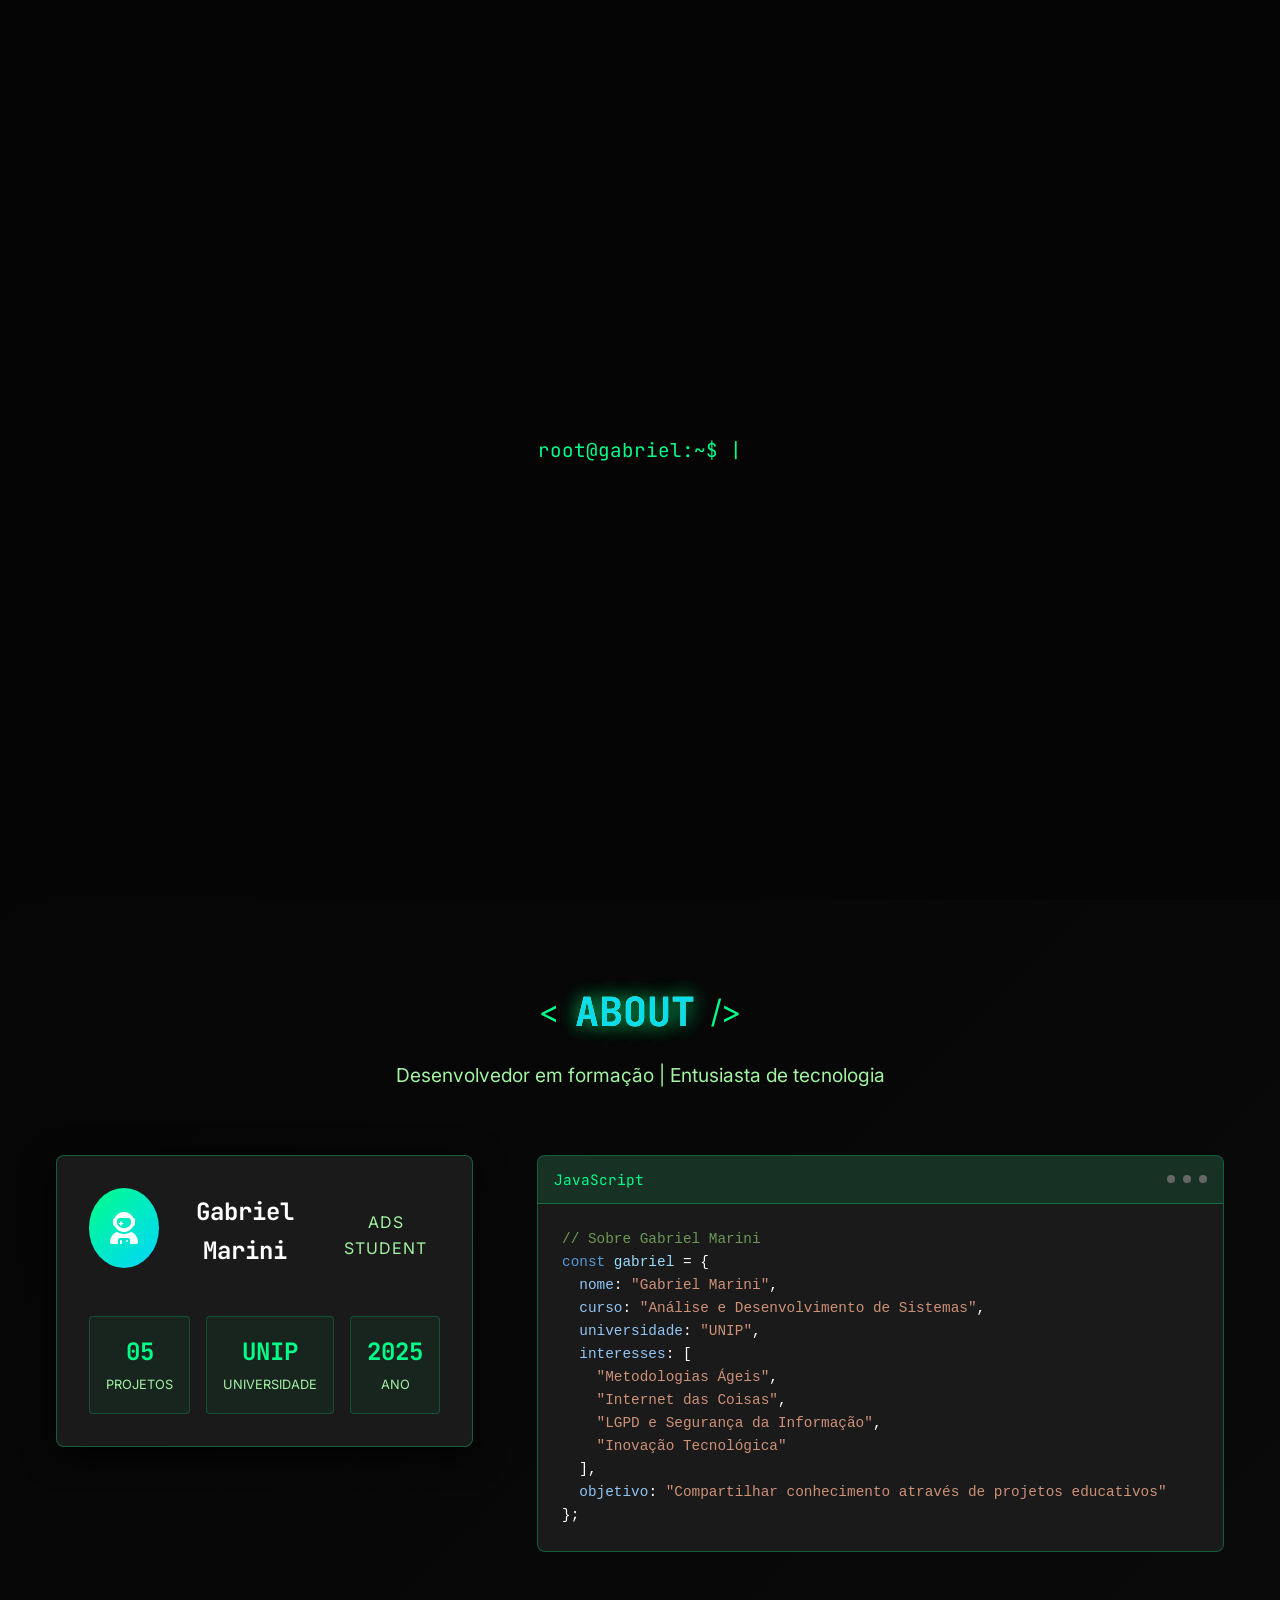
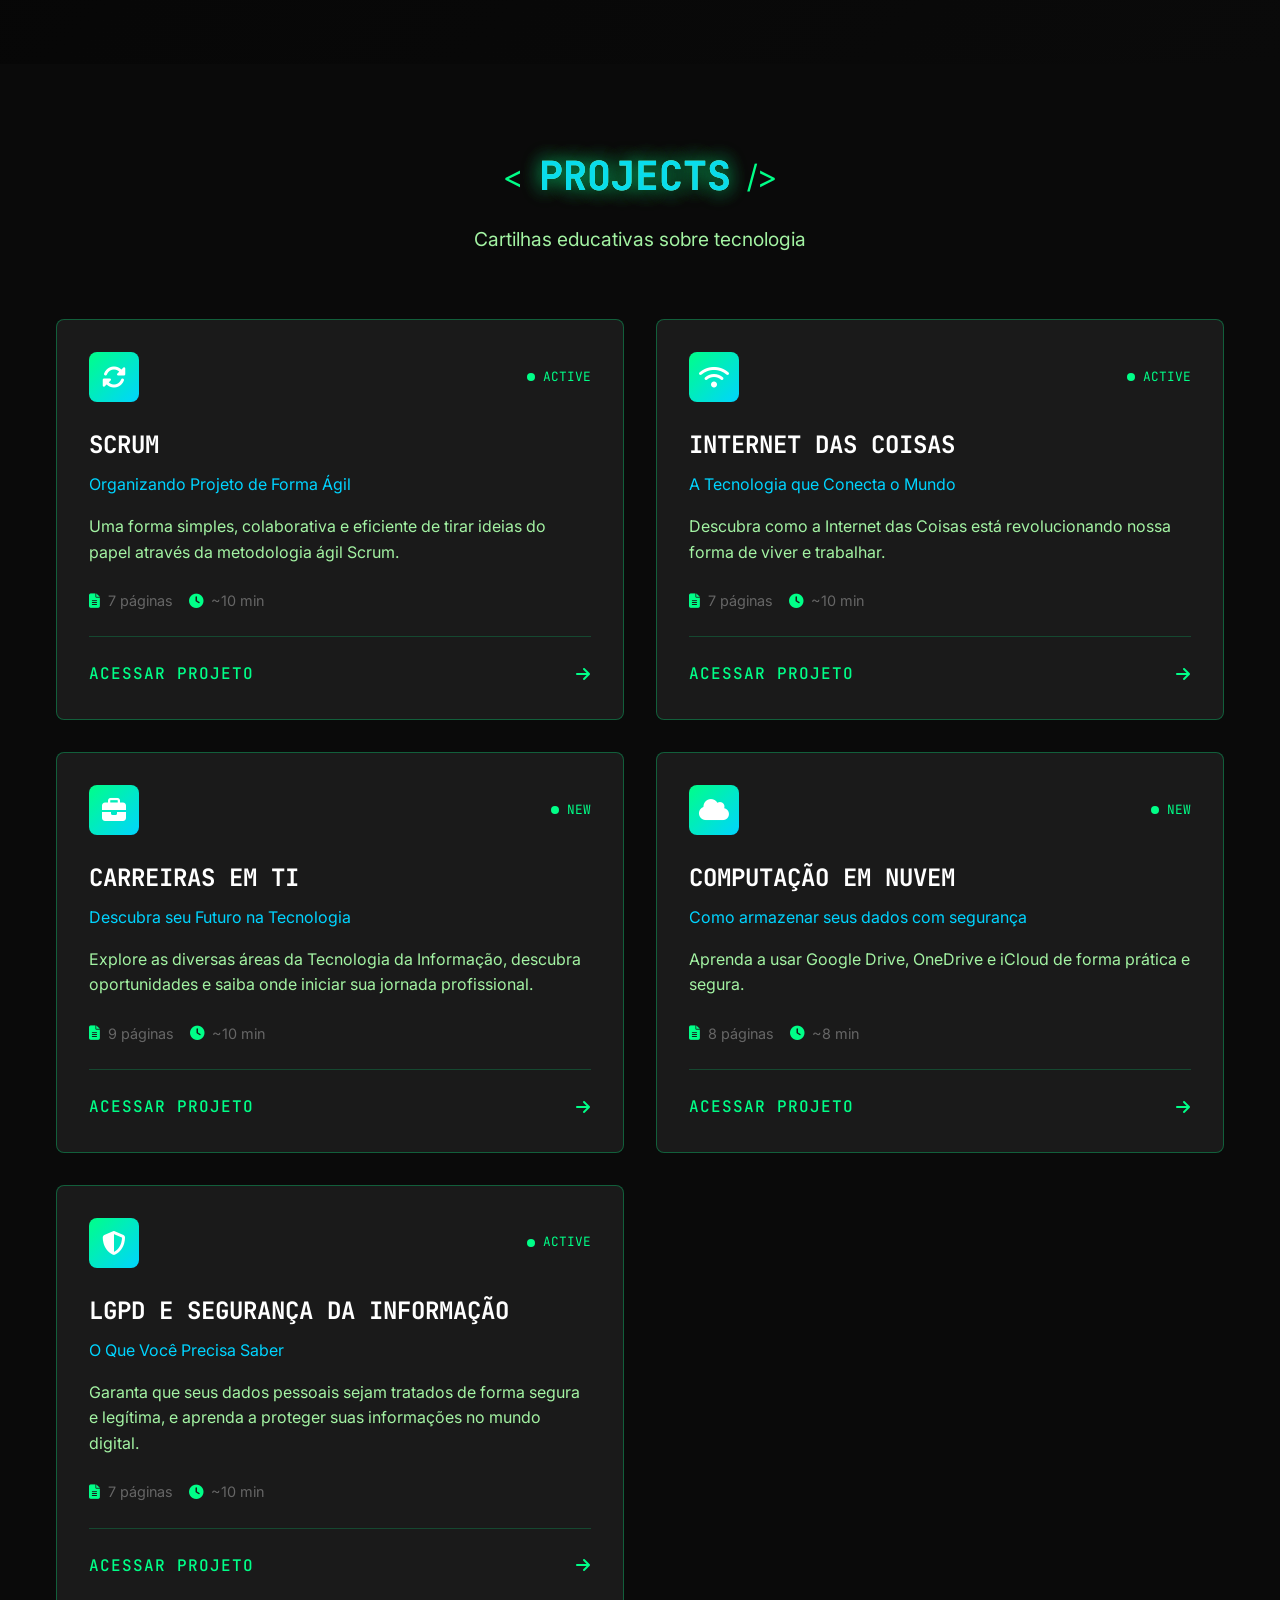
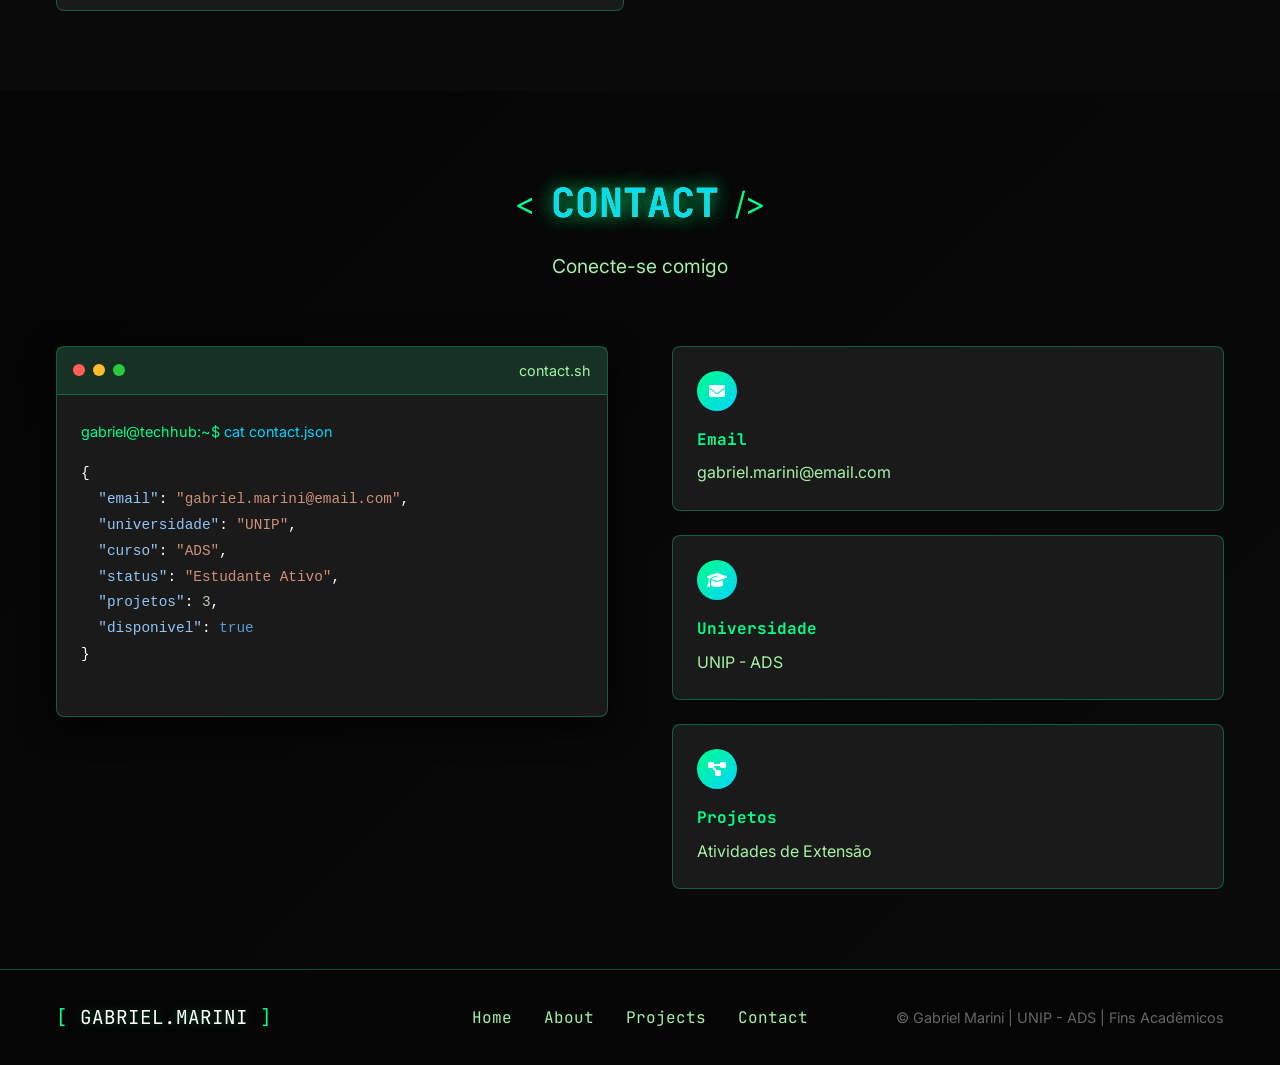
<file: index.html>
<!DOCTYPE html>
<html lang="pt-br">
<head>
    <meta charset="UTF-8">
    <meta name="viewport" content="width=device-width, initial-scale=1.0, maximum-scale=1.0, user-scalable=no">
    <title>Gabriel Marini | TechHub ADS</title>
    <link rel="icon" type="image/png" href="favicon.png">
    <link rel="stylesheet" href="css/style.css">
    <link rel="stylesheet" href="https://cdnjs.cloudflare.com/ajax/libs/font-awesome/6.5.2/css/all.min.css">
    <link rel="preconnect" href="https://fonts.googleapis.com">
    <link rel="preconnect" href="https://fonts.gstatic.com" crossorigin>
    <link href="https://fonts.googleapis.com/css2?family=JetBrains+Mono:wght@300;400;500;600;700&family=Inter:wght@300;400;500;600;700&family=Fira+Code:wght@300;400;500;600&display=swap" rel="stylesheet">
</head>
<body>
    <div class="matrix-bg">
        <canvas id="matrix-canvas"></canvas>
    </div>
    
    <div class="loading-screen">
        <div class="terminal-loader">
            <div class="loader-text">
                <span class="prompt">root@gabriel:~$ </span>
                <span class="typed-text" id="loadingText"></span>
                <span class="cursor">|</span>
            </div>
        </div>
    </div>

    <nav class="cyber-nav">
        <div class="nav-container">
            <div class="nav-brand">
                <span class="brand-bracket">[</span>
                <span class="brand-text">GABRIEL.MARINI</span>
                <span class="brand-bracket">]</span>
            </div>
            <div class="nav-toggle">
                <span></span>
                <span></span>
                <span></span>
            </div>
            <ul class="nav-links">
                <li><a href="#home" class="nav-link" data-text="./home">/home</a></li>
                <li><a href="#about" class="nav-link" data-text="./about">/about</a></li>
                <li><a href="#projects" class="nav-link" data-text="./projects">/projects</a></li>
                <li><a href="#contact" class="nav-link" data-text="./contact">/contact</a></li>
            </ul>
        </div>
    </nav>

    <main>
        <section id="home" class="hero-section">
            <div class="hero-container">
                <div class="terminal-window">
                    <div class="terminal-header">
                        <div class="terminal-buttons">
                            <span class="btn-close"></span>
                            <span class="btn-minimize"></span>
                            <span class="btn-maximize"></span>
                        </div>
                        <div class="terminal-title">gabriel@techhub:~</div>
                    </div>
                    <div class="terminal-body">
                        <div class="terminal-line">
                            <span class="prompt">gabriel@techhub:~$ </span>
                            <span class="command">whoami</span>
                        </div>
                        <div class="terminal-output">
                            <div class="typing-text">
                                <h1 class="glitch-text" data-text="GABRIEL MARINI">GABRIEL MARINI</h1>
                                <p class="subtitle">Estudante de Análise e Desenvolvimento de Sistemas</p>
                                <div class="status-line">
                                    <span class="status-item">
                                        <i class="fas fa-circle status-online"></i>
                                        ONLINE
                                    </span>
                                    <span class="status-item">
                                        <i class="fas fa-graduation-cap"></i>
                                        UNIP
                                    </span>
                                    <span class="status-item">
                                        <i class="fas fa-code"></i>
                                        DEVELOPER
                                    </span>
                                </div>
                            </div>
                        </div>
                        <div class="terminal-line">
                            <span class="prompt">gabriel@techhub:~$ </span>
                            <span class="command">ls -la projects/</span>
                        </div>
                        <div class="terminal-output">
                            <div class="file-list">
                                <div class="file-item">
                                    <span class="file-permissions">-rw-r--r--</span>
                                    <span class="file-name">scrum_methodology.pdf</span>
                                    <span class="file-size">7 pages</span>
                                </div>
                                <div class="file-item">
                                    <span class="file-permissions">-rw-r--r--</span>
                                    <span class="file-name">iot_technology.pdf</span>
                                    <span class="file-size">7 pages</span>
                                </div>
                                <div class="file-item">
                                    <span class="file-permissions">-rw-r--r--</span>
                                    <span class="file-name">lgpd_security.pdf</span>
                                    <span class="file-size">7 pages</span>
                                </div>
                            </div>
                        </div>
                        <div class="terminal-line">
                            <span class="prompt">gabriel@techhub:~$ </span>
                            <span class="command typing-cursor">explore_projects</span>
                        </div>
                    </div>
                </div>
                <div class="hero-actions">
                    <a href="#projects" class="cyber-btn primary">
                        <span class="btn-text">EXPLORAR PROJETOS</span>
                        <span class="btn-glow"></span>
                    </a>
                    <a href="#about" class="cyber-btn secondary">
                        <span class="btn-text">SOBRE MIM</span>
                        <span class="btn-glow"></span>
                    </a>
                </div>
            </div>
            <div class="floating-elements">
                <div class="hex-grid">
                    <div class="hex-item" style="--delay: 0s;"><i class="fas fa-microchip"></i></div>
                    <div class="hex-item" style="--delay: 0.5s;"><i class="fas fa-code"></i></div>
                    <div class="hex-item" style="--delay: 1s;"><i class="fas fa-wifi"></i></div>
                    <div class="hex-item" style="--delay: 1.5s;"><i class="fas fa-database"></i></div>
                    <div class="hex-item" style="--delay: 2s;"><i class="fas fa-network-wired"></i></div>
                    <div class="hex-item" style="--delay: 2.5s;"><i class="fas fa-robot"></i></div>
                </div>
            </div>
        </section>

        <section id="about" class="about-section">
            <div class="container">
                <div class="section-header">
                    <div class="section-title">
                        <span class="section-bracket">&lt;</span>
                        <h2 class="glitch-text" data-text="ABOUT">ABOUT</h2>
                        <span class="section-bracket">/&gt;</span>
                    </div>
                    <div class="section-subtitle">Desenvolvedor em formação | Entusiasta de tecnologia</div>
                </div>
                <div class="about-grid">
                    <div class="about-card">
                        <div class="card-header">
                            <div class="card-icon">
                                <i class="fas fa-user-astronaut"></i>
                            </div>
                            <h3>Gabriel Marini</h3>
                            <p class="card-role">ADS Student</p>
                        </div>
                        <div class="card-body">
                            <div class="stats-grid">
                                <div class="stat-item">
                                    <span class="stat-number">05</span>
                                    <span class="stat-label">Projetos</span>
                                </div>
                                <div class="stat-item">
                                    <span class="stat-number">UNIP</span>
                                    <span class="stat-label">Universidade</span>
                                </div>
                                <div class="stat-item">
                                    <span class="stat-number">2025</span>
                                    <span class="stat-label">Ano</span>
                                </div>
                            </div>
                        </div>
                    </div>
                    <div class="about-content">
                        <div class="code-block">
                            <div class="code-header">
                                <span class="code-lang">JavaScript</span>
                                <div class="code-buttons">
                                    <span></span>
                                    <span></span>
                                    <span></span>
                                </div>
                            </div>
                            <div class="code-body">
                                <pre><code><span class="code-comment">// Sobre Gabriel Marini</span>
<span class="code-keyword">const</span> <span class="code-variable">gabriel</span> = {
  <span class="code-property">nome</span>: <span class="code-string">"Gabriel Marini"</span>,
  <span class="code-property">curso</span>: <span class="code-string">"Análise e Desenvolvimento de Sistemas"</span>,
  <span class="code-property">universidade</span>: <span class="code-string">"UNIP"</span>,
  <span class="code-property">interesses</span>: [
    <span class="code-string">"Metodologias Ágeis"</span>,
    <span class="code-string">"Internet das Coisas"</span>,
    <span class="code-string">"LGPD e Segurança da Informação"</span>,
    <span class="code-string">"Inovação Tecnológica"</span>
  ],
  <span class="code-property">objetivo</span>: <span class="code-string">"Compartilhar conhecimento através de projetos educativos"</span>
};</code></pre>
                            </div>
                        </div>
                        
                    </div>
                </div>
            </div>
        </section>

        <section id="projects" class="projects-section">
            <div class="container">
                <div class="section-header">
                    <div class="section-title">
                        <span class="section-bracket">&lt;</span>
                        <h2 class="glitch-text" data-text="PROJECTS">PROJECTS</h2>
                        <span class="section-bracket">/&gt;</span>
                    </div>
                    <div class="section-subtitle">Cartilhas educativas sobre tecnologia</div>
                </div>
                <div class="projects-grid">
                    <div class="project-card" data-project="scrum">
                        <div class="card-glow"></div>
                        <div class="card-header">
                            <div class="project-icon">
                                <i class="fas fa-sync-alt"></i>
                            </div>
                            <div class="project-status">
                                <span class="status-dot"></span>
                                <span>ACTIVE</span>
                            </div>
                        </div>
                        <div class="card-body">
                            <h3 class="project-title">SCRUM</h3>
                            <p class="project-subtitle">Organizando Projeto de Forma Ágil</p>
                            <p class="project-description">
                                Uma forma simples, colaborativa e eficiente de tirar ideias do papel 
                                através da metodologia ágil Scrum.
                            </p>
                            <div class="project-meta">
                                <span class="meta-item">
                                    <i class="fas fa-file-alt"></i>
                                    7 páginas
                                </span>
                                <span class="meta-item">
                                    <i class="fas fa-clock"></i>
                                    ~10 min
                                </span>
                            </div>
                        </div>
                        <div class="card-footer">
                            <a href="cartilhas/scrum/index.html" class="project-link">
                                <span>ACESSAR PROJETO</span>
                                <i class="fas fa-arrow-right"></i>
                            </a>
                        </div>
                    </div>

                    <div class="project-card" data-project="iot">
                        <div class="card-glow"></div>
                        <div class="card-header">
                            <div class="project-icon">
                                <i class="fas fa-wifi"></i>
                            </div>
                            <div class="project-status">
                                <span class="status-dot"></span>
                                <span>ACTIVE</span>
                            </div>
                        </div>
                        <div class="card-body">
                            <h3 class="project-title">INTERNET DAS COISAS</h3>
                            <p class="project-subtitle">A Tecnologia que Conecta o Mundo</p>
                            <p class="project-description">
                                Descubra como a Internet das Coisas está revolucionando nossa forma 
                                de viver e trabalhar.
                            </p>
                            <div class="project-meta">
                                <span class="meta-item">
                                    <i class="fas fa-file-alt"></i>
                                    7 páginas
                                </span>
                                <span class="meta-item">
                                    <i class="fas fa-clock"></i>
                                    ~10 min
                                </span>
                            </div>
                        </div>
                        <div class="card-footer">
                            <a href="cartilhas/iot/index.html" class="project-link">
                                <span>ACESSAR PROJETO</span>
                                <i class="fas fa-arrow-right"></i>
                            </a>
                        </div>
                    </div>

                    <div class="project-card" data-project="carreiras-ti">
                        <div class="card-glow"></div>
                        <div class="card-header">
                            <div class="project-icon">
                                <i class="fas fa-briefcase"></i>
                            </div>
                            <div class="project-status">
                                <span class="status-dot"></span>
                                <span>NEW</span>
                            </div>
                        </div>
                        <div class="card-body">
                            <h3 class="project-title">CARREIRAS EM TI</h3>
                            <p class="project-subtitle">Descubra seu Futuro na Tecnologia</p>
                            <p class="project-description">
                                Explore as diversas áreas da Tecnologia da Informação, descubra oportunidades e saiba onde iniciar sua jornada profissional.
                            </p>
                            <div class="project-meta">
                                <span class="meta-item">
                                    <i class="fas fa-file-alt"></i>
                                    9 páginas
                                </span>
                                <span class="meta-item">
                                    <i class="fas fa-clock"></i>
                                    ~10 min
                                </span>
                            </div>
                        </div>
                        <div class="card-footer">
                            <a href="cartilhas/carreiras-ti/index.html" class="project-link">
                                <span>ACESSAR PROJETO</span>
                                <i class="fas fa-arrow-right"></i>
                            </a>
                        </div>
                    </div>

                    <div class="project-card" data-project="nuvem">
                        <div class="card-glow"></div>
                        <div class="card-header">
                            <div class="project-icon">
                                <i class="fas fa-cloud"></i>
                            </div>
                            <div class="project-status">
                                <span class="status-dot"></span>
                                <span>NEW</span>
                            </div>
                        </div>
                        <div class="card-body">
                            <h3 class="project-title">COMPUTAÇÃO EM NUVEM</h3>
                            <p class="project-subtitle">Como armazenar seus dados com segurança</p>
                            <p class="project-description">
                                Aprenda a usar Google Drive, OneDrive e iCloud de forma prática e segura.
                            </p>
                            <div class="project-meta">
                                <span class="meta-item">
                                    <i class="fas fa-file-alt"></i>
                                    8 páginas
                                </span>
                                <span class="meta-item">
                                    <i class="fas fa-clock"></i>
                                    ~8 min
                                </span>
                            </div>
                        </div>
                        <div class="card-footer">
                            <a href="cartilhas/nuvem/index.html" class="project-link">
                                <span>ACESSAR PROJETO</span>
                                <i class="fas fa-arrow-right"></i>
                            </a>
                        </div>
                    </div>

                    <div class="project-card" data-project="lgpd">
                        <div class="card-glow"></div>
                        <div class="card-header">
                            <div class="project-icon">
                                <i class="fas fa-shield-alt"></i>
                            </div>
                            <div class="project-status">
                                <span class="status-dot"></span>
                                <span>ACTIVE</span>
                            </div>
                        </div>
                        <div class="card-body">
                            <h3 class="project-title">LGPD E SEGURANÇA DA INFORMAÇÃO</h3>
                            <p class="project-subtitle">O Que Você Precisa Saber</p>
                            <p class="project-description">
                                Garanta que seus dados pessoais sejam tratados de forma segura e legítima, 
                                e aprenda a proteger suas informações no mundo digital.
                            </p>
                            <div class="project-meta">
                                <span class="meta-item">
                                    <i class="fas fa-file-alt"></i>
                                    7 páginas
                                </span>
                                <span class="meta-item">
                                    <i class="fas fa-clock"></i>
                                    ~10 min
                                </span>
                            </div>
                        </div>
                        <div class="card-footer">
                            <a href="cartilhas/lgpd/index.html" class="project-link">
                                <span>ACESSAR PROJETO</span>
                                <i class="fas fa-arrow-right"></i>
                            </a>
                        </div>
                    </div>
                </div>
            </div>
        </section>

        <section id="contact" class="contact-section">
            <div class="container">
                <div class="section-header">
                    <div class="section-title">
                        <span class="section-bracket">&lt;</span>
                        <h2 class="glitch-text" data-text="CONTACT">CONTACT</h2>
                        <span class="section-bracket">/&gt;</span>
                    </div>
                    <div class="section-subtitle">Conecte-se comigo</div>
                </div>
                <div class="contact-grid">
                    <div class="contact-terminal">
                        <div class="terminal-header">
                            <div class="terminal-buttons">
                                <span class="btn-close"></span>
                                <span class="btn-minimize"></span>
                                <span class="btn-maximize"></span>
                            </div>
                            <div class="terminal-title">contact.sh</div>
                        </div>
                        <div class="terminal-body">
                            <div class="terminal-line">
                                <span class="prompt">gabriel@techhub:~$ </span>
                                <span class="command">cat contact.json</span>
                            </div>
                            <div class="terminal-output">
                                <pre><code>{
  <span class="json-key">"email"</span>: <span class="json-string">"gabriel.marini@email.com"</span>,
  <span class="json-key">"universidade"</span>: <span class="json-string">"UNIP"</span>,
  <span class="json-key">"curso"</span>: <span class="json-string">"ADS"</span>,
  <span class="json-key">"status"</span>: <span class="json-string">"Estudante Ativo"</span>,
  <span class="json-key">"projetos"</span>: <span class="json-number">3</span>,
  <span class="json-key">"disponivel"</span>: <span class="json-boolean">true</span>
}</code></pre>
                            </div>
                        </div>
                    </div>
                    <div class="contact-info">
                        <div class="info-cards">
                            <div class="info-card">
                                <div class="info-icon">
                                    <i class="fas fa-envelope"></i>
                                </div>
                                <h4>Email</h4>
                                <p>gabriel.marini@email.com</p>
                            </div>
                            <div class="info-card">
                                <div class="info-icon">
                                    <i class="fas fa-graduation-cap"></i>
                                </div>
                                <h4>Universidade</h4>
                                <p>UNIP - ADS</p>
                            </div>
                            <div class="info-card">
                                <div class="info-icon">
                                    <i class="fas fa-project-diagram"></i>
                                </div>
                                <h4>Projetos</h4>
                                <p>Atividades de Extensão</p>
                            </div>
                        </div>
                    </div>
                </div>
            </div>
        </section>
    </main>

    <footer class="cyber-footer">
        <div class="container">
            <div class="footer-content">
                <div class="footer-brand">
                    <span class="brand-bracket">[</span>
                    <span class="brand-text">GABRIEL.MARINI</span>
                    <span class="brand-bracket">]</span>
                </div>
                <div class="footer-links">
                    <a href="#home">Home</a>
                    <a href="#about">About</a>
                    <a href="#projects">Projects</a>
                    <a href="#contact">Contact</a>
                </div>
                <div class="footer-info">
                    <p>&copy; <span id="currentYear"></span> Gabriel Marini | UNIP - ADS | Fins Acadêmicos</p>
                </div>
            </div>
        </div>
    </footer>

    <div class="scroll-indicator">
        <div class="scroll-progress"></div>
    </div>

    <script src="js/main.js"></script>
</body>
</html>
</file>
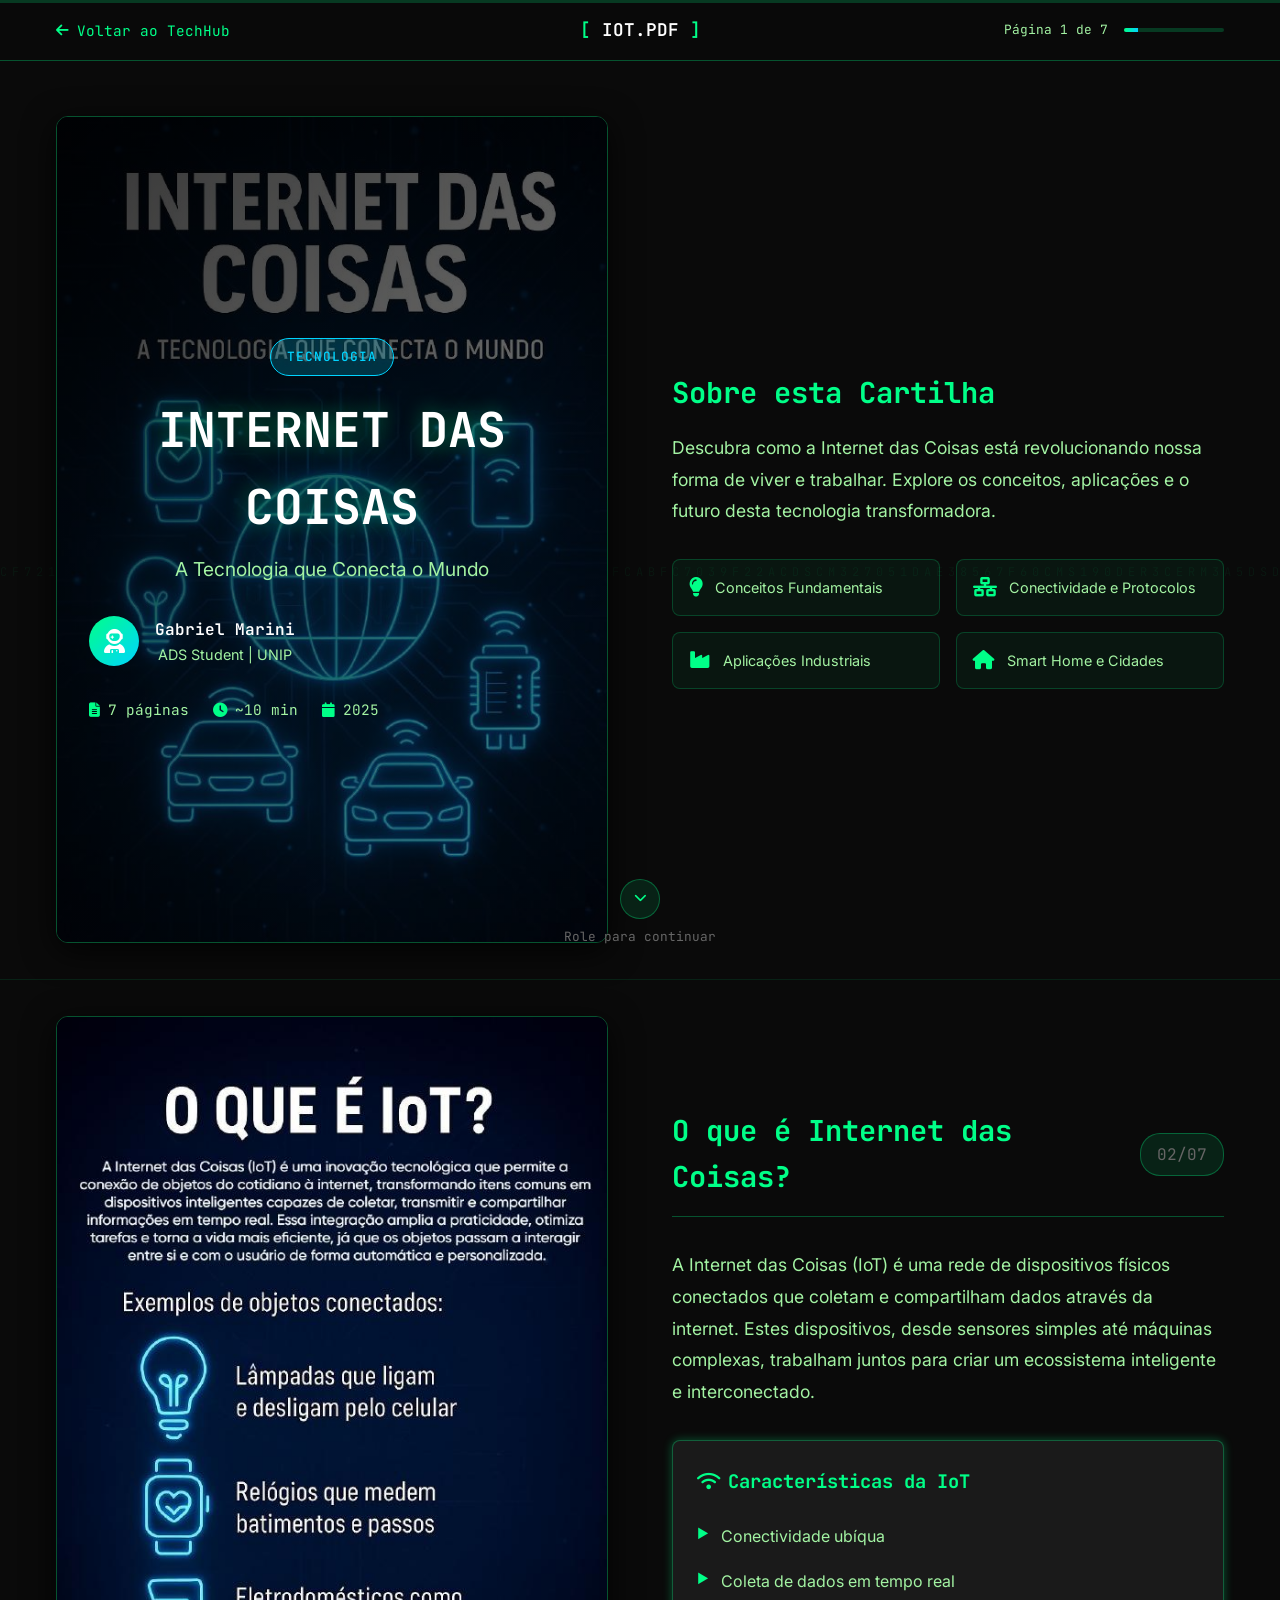
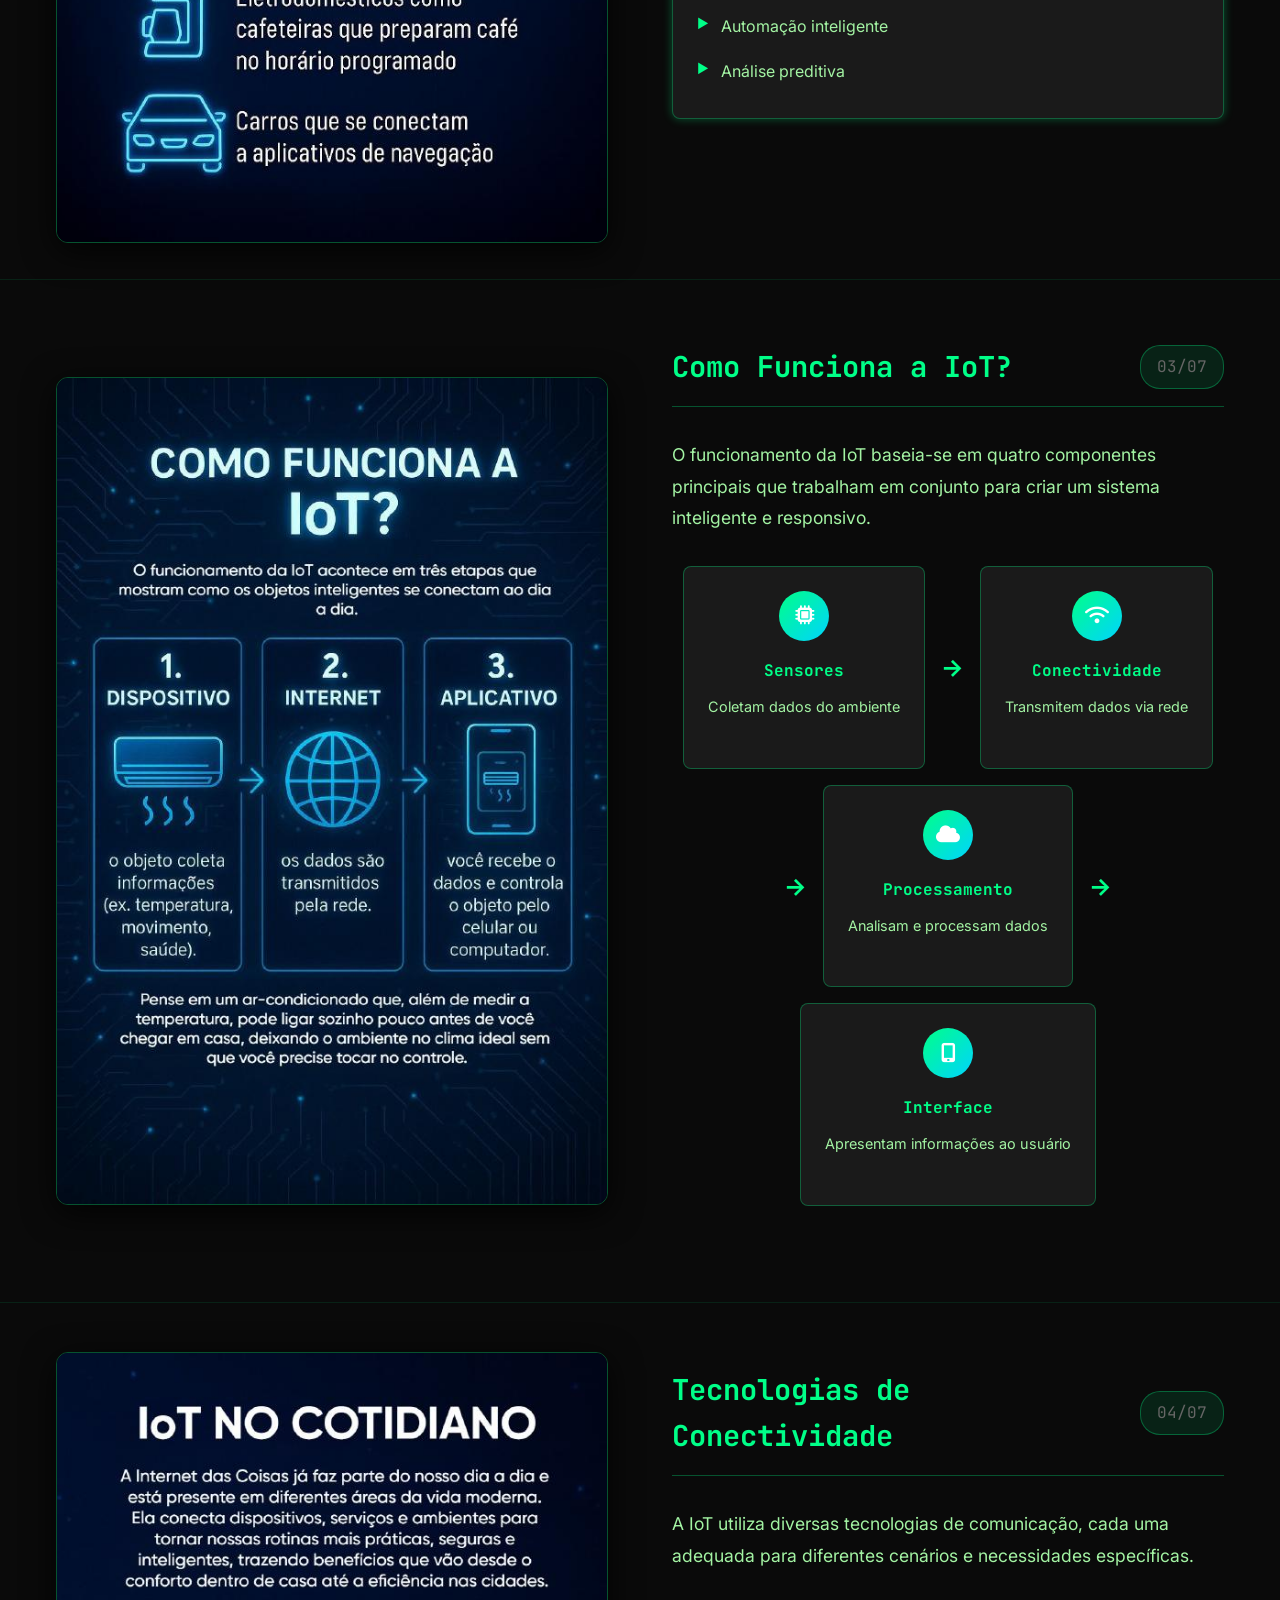
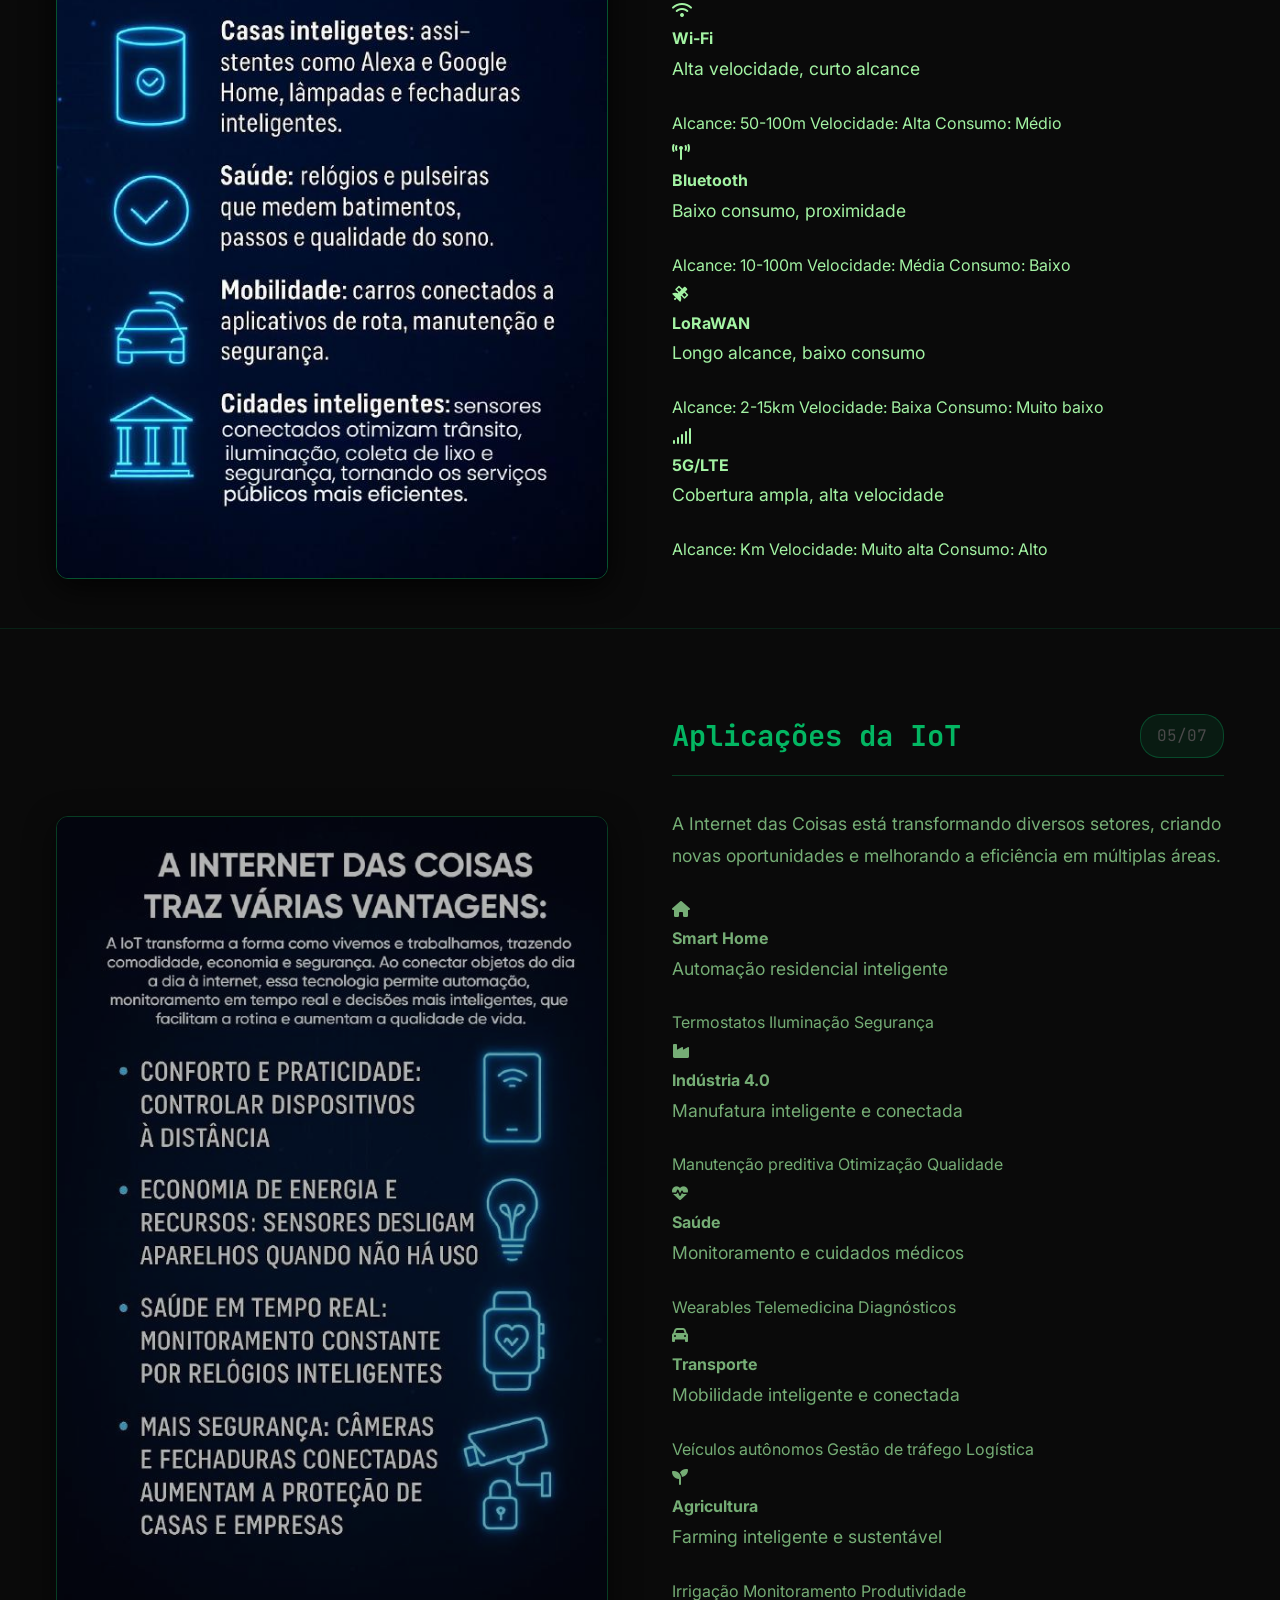
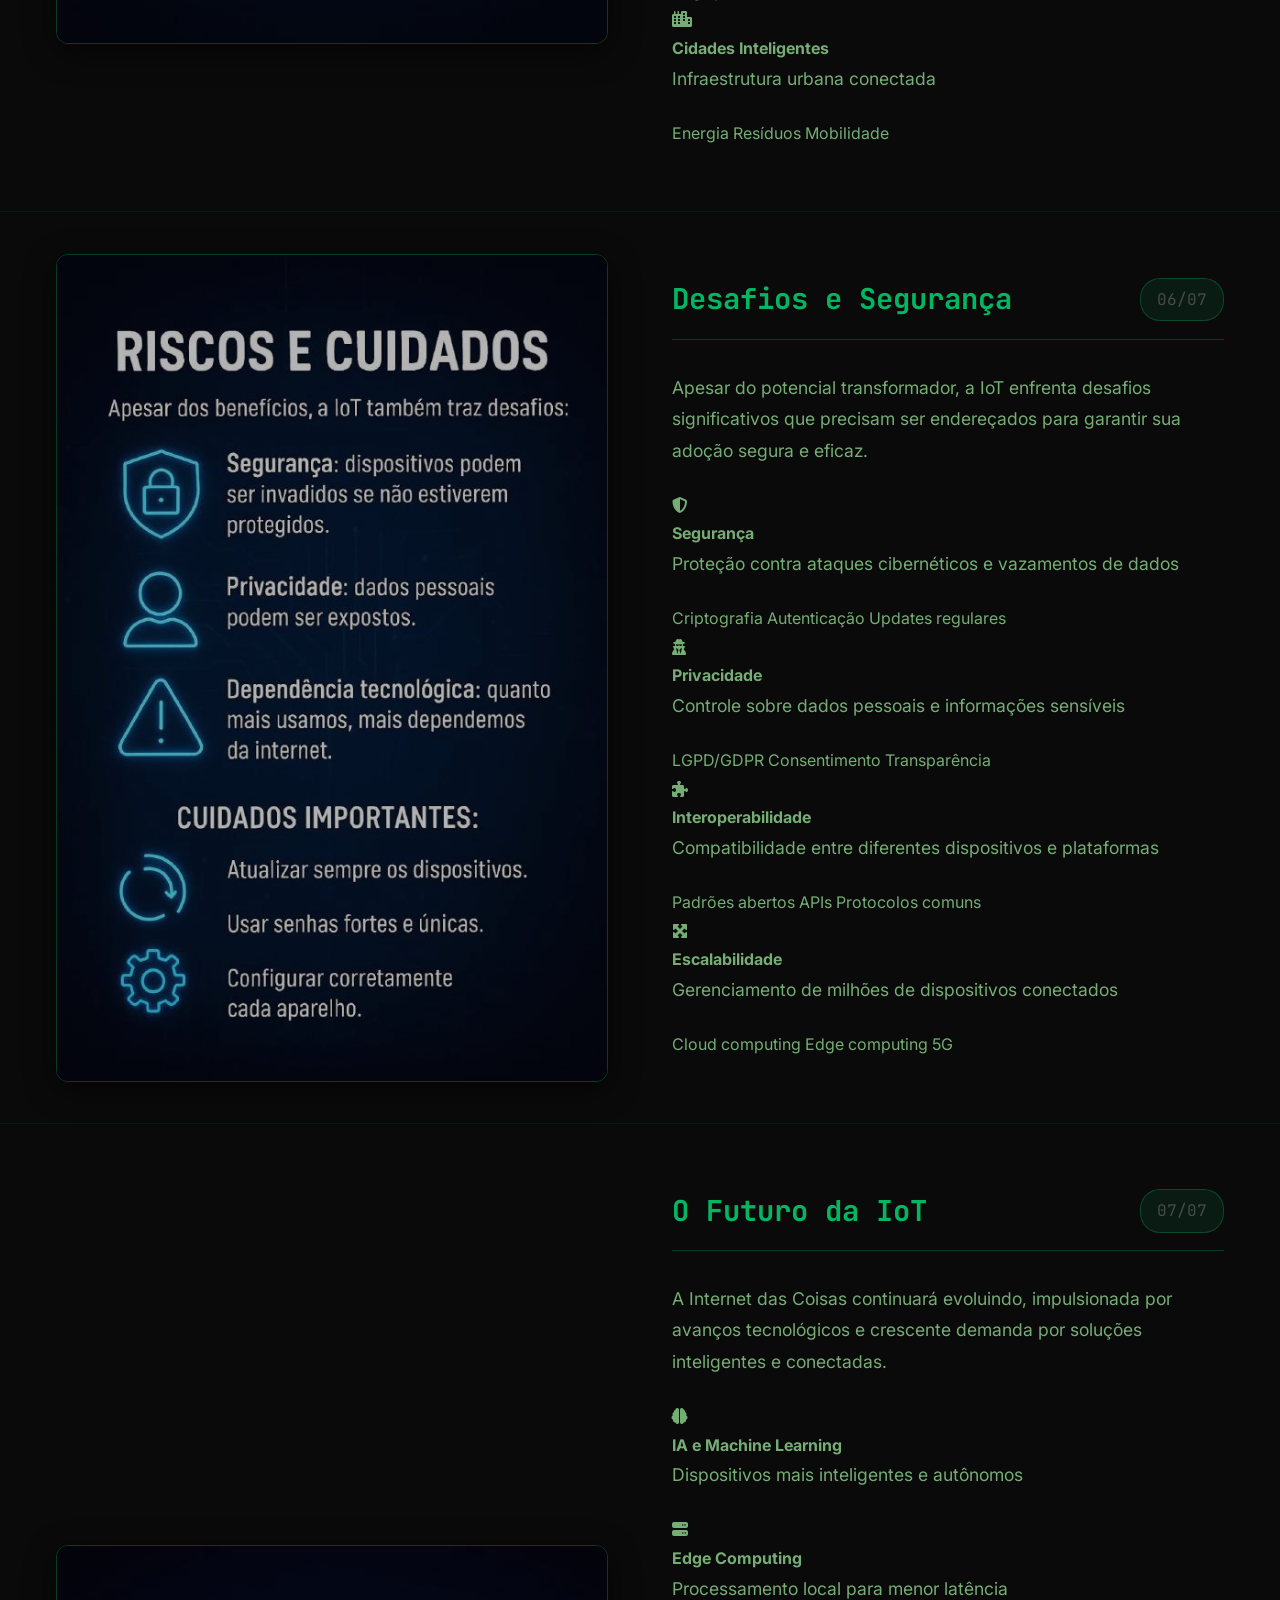
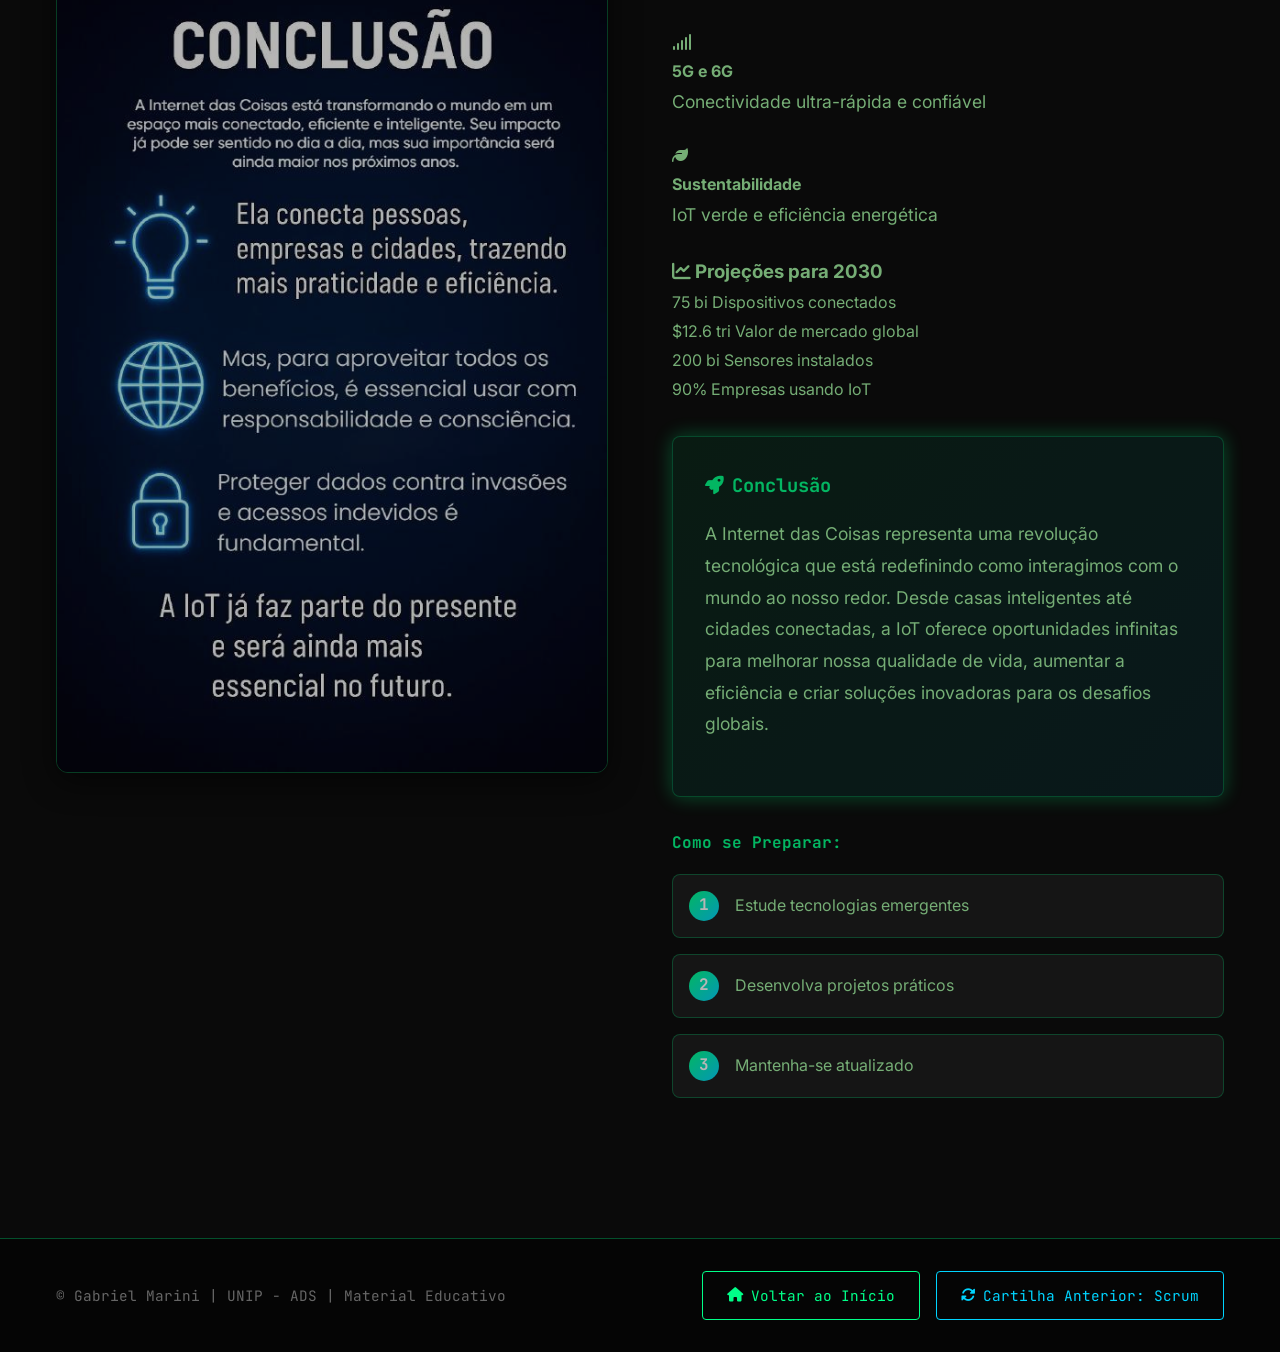
<file: cartilhas/iot/index.html>
<!DOCTYPE html>
<html lang="pt-br">
<head>
    <meta charset="UTF-8">
    <meta name="viewport" content="width=device-width, initial-scale=1.0, maximum-scale=1.0, user-scalable=no">
    <title>Internet das Coisas - A Tecnologia que Conecta o Mundo | Gabriel Marini</title>
    <link rel="icon" type="image/png" href="../../favicon.png">
    <link rel="stylesheet" href="cartilha.css">
    <link rel="stylesheet" href="https://cdnjs.cloudflare.com/ajax/libs/font-awesome/6.5.2/css/all.min.css">
    <link rel="preconnect" href="https://fonts.googleapis.com">
    <link rel="preconnect" href="https://fonts.gstatic.com" crossorigin>
    <link href="https://fonts.googleapis.com/css2?family=JetBrains+Mono:wght@300;400;500;600;700&family=Inter:wght@300;400;500;600;700&display=swap" rel="stylesheet">
</head>
<body>
    <div class="matrix-bg">
        <canvas id="matrix-canvas"></canvas>
    </div>

    <nav class="cartilha-nav">
        <div class="nav-container">
            <a href="../../index.html" class="back-btn">
                <i class="fas fa-arrow-left"></i>
                <span>Voltar ao TechHub</span>
            </a>
            <div class="nav-title">
                <span class="nav-bracket">[</span>
                <span>IOT.PDF</span>
                <span class="nav-bracket">]</span>
            </div>
            <div class="progress-indicator">
                <span class="progress-text">Página <span id="currentPage">1</span> de 7</span>
                <div class="progress-bar">
                    <div class="progress-fill" id="progressFill"></div>
                </div>
            </div>
        </div>
    </nav>

    <div class="scroll-indicator">
        <div class="scroll-progress"></div>
    </div>

    <main class="cartilha-container">
        <!-- Página 1 - Capa -->
        <section class="cartilha-page" data-page="1">
            <div class="page-content">
                <div class="page-image">
                    <img src="images/pagina-1.jpg" alt="Capa - Internet das Coisas" loading="lazy">
                    <div class="image-overlay">
                        <div class="page-info">
                            <div class="tag tecnologia">TECNOLOGIA</div>
                            <h1 class="page-title glitch-text" data-text="INTERNET DAS COISAS">INTERNET DAS COISAS</h1>
                            <p class="page-subtitle">A Tecnologia que Conecta o Mundo</p>
                            <div class="author-info">
                                <div class="author-avatar">
                                    <i class="fas fa-user-astronaut"></i>
                                </div>
                                <div class="author-details">
                                    <span class="author-name">Gabriel Marini</span>
                                    <span class="author-role">ADS Student | UNIP</span>
                                </div>
                            </div>
                            <div class="page-meta">
                                <span class="meta-item">
                                    <i class="fas fa-file-alt"></i>
                                    7 páginas
                                </span>
                                <span class="meta-item">
                                    <i class="fas fa-clock"></i>
                                    ~10 min
                                </span>
                                <span class="meta-item">
                                    <i class="fas fa-calendar"></i>
                                    2025
                                </span>
                            </div>
                        </div>
                    </div>
                </div>
                <div class="page-description">
                    <h2>Sobre esta Cartilha</h2>
                    <p>Descubra como a Internet das Coisas está revolucionando nossa forma de viver e trabalhar. Explore os conceitos, aplicações e o futuro desta tecnologia transformadora.</p>
                    <div class="topics-grid">
                        <div class="topic-item">
                            <i class="fas fa-lightbulb"></i>
                            <span>Conceitos Fundamentais</span>
                        </div>
                        <div class="topic-item">
                            <i class="fas fa-network-wired"></i>
                            <span>Conectividade e Protocolos</span>
                        </div>
                        <div class="topic-item">
                            <i class="fas fa-industry"></i>
                            <span>Aplicações Industriais</span>
                        </div>
                        <div class="topic-item">
                            <i class="fas fa-home"></i>
                            <span>Smart Home e Cidades</span>
                        </div>
                    </div>
                </div>
            </div>
            <div class="scroll-hint">
                <div class="scroll-arrow">
                    <i class="fas fa-chevron-down"></i>
                </div>
                <span>Role para continuar</span>
            </div>
        </section>

        <!-- Página 2 -->
        <section class="cartilha-page" data-page="2">
            <div class="page-content">
                <div class="page-image">
                    <img src="images/pagina-2.jpg" alt="Página 2 - IoT" loading="lazy">
                </div>
                <div class="page-analysis">
                    <div class="analysis-header">
                        <h2>O que é Internet das Coisas?</h2>
                        <div class="page-number">02/07</div>
                    </div>
                    <div class="analysis-content">
                        <p>A Internet das Coisas (IoT) é uma rede de dispositivos físicos conectados que coletam e compartilham dados através da internet. Estes dispositivos, desde sensores simples até máquinas complexas, trabalham juntos para criar um ecossistema inteligente e interconectado.</p>
                        
                        <div class="highlight-box">
                            <h3><i class="fas fa-wifi"></i> Características da IoT</h3>
                            <ul>
                                <li>Conectividade ubíqua</li>
                                <li>Coleta de dados em tempo real</li>
                                <li>Automação inteligente</li>
                                <li>Análise preditiva</li>
                            </ul>
                        </div>
                    </div>
                </div>
            </div>
        </section>

        <!-- Página 3 -->
        <section class="cartilha-page" data-page="3">
            <div class="page-content">
                <div class="page-image">
                    <img src="images/pagina-3.jpg" alt="Página 3 - IoT" loading="lazy">
                </div>
                <div class="page-analysis">
                    <div class="analysis-header">
                        <h2>Como Funciona a IoT?</h2>
                        <div class="page-number">03/07</div>
                    </div>
                    <div class="analysis-content">
                        <p>O funcionamento da IoT baseia-se em quatro componentes principais que trabalham em conjunto para criar um sistema inteligente e responsivo.</p>
                        
                        <div class="process-flow">
                            <div class="flow-item">
                                <div class="flow-icon">
                                    <i class="fas fa-microchip"></i>
                                </div>
                                <h4>Sensores</h4>
                                <p>Coletam dados do ambiente</p>
                            </div>
                            <div class="flow-arrow">→</div>
                            <div class="flow-item">
                                <div class="flow-icon">
                                    <i class="fas fa-wifi"></i>
                                </div>
                                <h4>Conectividade</h4>
                                <p>Transmitem dados via rede</p>
                            </div>
                            <div class="flow-arrow">→</div>
                            <div class="flow-item">
                                <div class="flow-icon">
                                    <i class="fas fa-cloud"></i>
                                </div>
                                <h4>Processamento</h4>
                                <p>Analisam e processam dados</p>
                            </div>
                            <div class="flow-arrow">→</div>
                            <div class="flow-item">
                                <div class="flow-icon">
                                    <i class="fas fa-mobile-alt"></i>
                                </div>
                                <h4>Interface</h4>
                                <p>Apresentam informações ao usuário</p>
                            </div>
                        </div>
                    </div>
                </div>
            </div>
        </section>

        <!-- Página 4 -->
        <section class="cartilha-page" data-page="4">
            <div class="page-content">
                <div class="page-image">
                    <img src="images/pagina-4.jpg" alt="Página 4 - IoT" loading="lazy">
                </div>
                <div class="page-analysis">
                    <div class="analysis-header">
                        <h2>Tecnologias de Conectividade</h2>
                        <div class="page-number">04/07</div>
                    </div>
                    <div class="analysis-content">
                        <p>A IoT utiliza diversas tecnologias de comunicação, cada uma adequada para diferentes cenários e necessidades específicas.</p>
                        
                        <div class="connectivity-grid">
                            <div class="connectivity-card">
                                <div class="connectivity-icon">
                                    <i class="fas fa-wifi"></i>
                                </div>
                                <h4>Wi-Fi</h4>
                                <p>Alta velocidade, curto alcance</p>
                                <div class="connectivity-specs">
                                    <span>Alcance: 50-100m</span>
                                    <span>Velocidade: Alta</span>
                                    <span>Consumo: Médio</span>
                                </div>
                            </div>
                            <div class="connectivity-card">
                                <div class="connectivity-icon">
                                    <i class="fas fa-broadcast-tower"></i>
                                </div>
                                <h4>Bluetooth</h4>
                                <p>Baixo consumo, proximidade</p>
                                <div class="connectivity-specs">
                                    <span>Alcance: 10-100m</span>
                                    <span>Velocidade: Média</span>
                                    <span>Consumo: Baixo</span>
                                </div>
                            </div>
                            <div class="connectivity-card">
                                <div class="connectivity-icon">
                                    <i class="fas fa-satellite"></i>
                                </div>
                                <h4>LoRaWAN</h4>
                                <p>Longo alcance, baixo consumo</p>
                                <div class="connectivity-specs">
                                    <span>Alcance: 2-15km</span>
                                    <span>Velocidade: Baixa</span>
                                    <span>Consumo: Muito baixo</span>
                                </div>
                            </div>
                            <div class="connectivity-card">
                                <div class="connectivity-icon">
                                    <i class="fas fa-signal"></i>
                                </div>
                                <h4>5G/LTE</h4>
                                <p>Cobertura ampla, alta velocidade</p>
                                <div class="connectivity-specs">
                                    <span>Alcance: Km</span>
                                    <span>Velocidade: Muito alta</span>
                                    <span>Consumo: Alto</span>
                                </div>
                            </div>
                        </div>
                    </div>
                </div>
            </div>
        </section>

        <!-- Página 5 -->
        <section class="cartilha-page" data-page="5">
            <div class="page-content">
                <div class="page-image">
                    <img src="images/pagina-5.jpg" alt="Página 5 - IoT" loading="lazy">
                </div>
                <div class="page-analysis">
                    <div class="analysis-header">
                        <h2>Aplicações da IoT</h2>
                        <div class="page-number">05/07</div>
                    </div>
                    <div class="analysis-content">
                        <p>A Internet das Coisas está transformando diversos setores, criando novas oportunidades e melhorando a eficiência em múltiplas áreas.</p>
                        
                        <div class="applications-grid">
                            <div class="application-card">
                                <div class="application-icon">
                                    <i class="fas fa-home"></i>
                                </div>
                                <h4>Smart Home</h4>
                                <p>Automação residencial inteligente</p>
                                <div class="application-examples">
                                    <span>Termostatos</span>
                                    <span>Iluminação</span>
                                    <span>Segurança</span>
                                </div>
                            </div>
                            <div class="application-card">
                                <div class="application-icon">
                                    <i class="fas fa-industry"></i>
                                </div>
                                <h4>Indústria 4.0</h4>
                                <p>Manufatura inteligente e conectada</p>
                                <div class="application-examples">
                                    <span>Manutenção preditiva</span>
                                    <span>Otimização</span>
                                    <span>Qualidade</span>
                                </div>
                            </div>
                            <div class="application-card">
                                <div class="application-icon">
                                    <i class="fas fa-heartbeat"></i>
                                </div>
                                <h4>Saúde</h4>
                                <p>Monitoramento e cuidados médicos</p>
                                <div class="application-examples">
                                    <span>Wearables</span>
                                    <span>Telemedicina</span>
                                    <span>Diagnósticos</span>
                                </div>
                            </div>
                            <div class="application-card">
                                <div class="application-icon">
                                    <i class="fas fa-car"></i>
                                </div>
                                <h4>Transporte</h4>
                                <p>Mobilidade inteligente e conectada</p>
                                <div class="application-examples">
                                    <span>Veículos autônomos</span>
                                    <span>Gestão de tráfego</span>
                                    <span>Logística</span>
                                </div>
                            </div>
                            <div class="application-card">
                                <div class="application-icon">
                                    <i class="fas fa-seedling"></i>
                                </div>
                                <h4>Agricultura</h4>
                                <p>Farming inteligente e sustentável</p>
                                <div class="application-examples">
                                    <span>Irrigação</span>
                                    <span>Monitoramento</span>
                                    <span>Produtividade</span>
                                </div>
                            </div>
                            <div class="application-card">
                                <div class="application-icon">
                                    <i class="fas fa-city"></i>
                                </div>
                                <h4>Cidades Inteligentes</h4>
                                <p>Infraestrutura urbana conectada</p>
                                <div class="application-examples">
                                    <span>Energia</span>
                                    <span>Resíduos</span>
                                    <span>Mobilidade</span>
                                </div>
                            </div>
                        </div>
                    </div>
                </div>
            </div>
        </section>

        <!-- Página 6 -->
        <section class="cartilha-page" data-page="6">
            <div class="page-content">
                <div class="page-image">
                    <img src="images/pagina-6.jpg" alt="Página 6 - IoT" loading="lazy">
                </div>
                <div class="page-analysis">
                    <div class="analysis-header">
                        <h2>Desafios e Segurança</h2>
                        <div class="page-number">06/07</div>
                    </div>
                    <div class="analysis-content">
                        <p>Apesar do potencial transformador, a IoT enfrenta desafios significativos que precisam ser endereçados para garantir sua adoção segura e eficaz.</p>
                        
                        <div class="challenges-grid">
                            <div class="challenge-item">
                                <div class="challenge-icon">
                                    <i class="fas fa-shield-alt"></i>
                                </div>
                                <h4>Segurança</h4>
                                <p>Proteção contra ataques cibernéticos e vazamentos de dados</p>
                                <div class="challenge-solutions">
                                    <span>Criptografia</span>
                                    <span>Autenticação</span>
                                    <span>Updates regulares</span>
                                </div>
                            </div>
                            <div class="challenge-item">
                                <div class="challenge-icon">
                                    <i class="fas fa-user-secret"></i>
                                </div>
                                <h4>Privacidade</h4>
                                <p>Controle sobre dados pessoais e informações sensíveis</p>
                                <div class="challenge-solutions">
                                    <span>LGPD/GDPR</span>
                                    <span>Consentimento</span>
                                    <span>Transparência</span>
                                </div>
                            </div>
                            <div class="challenge-item">
                                <div class="challenge-icon">
                                    <i class="fas fa-puzzle-piece"></i>
                                </div>
                                <h4>Interoperabilidade</h4>
                                <p>Compatibilidade entre diferentes dispositivos e plataformas</p>
                                <div class="challenge-solutions">
                                    <span>Padrões abertos</span>
                                    <span>APIs</span>
                                    <span>Protocolos comuns</span>
                                </div>
                            </div>
                            <div class="challenge-item">
                                <div class="challenge-icon">
                                    <i class="fas fa-expand-arrows-alt"></i>
                                </div>
                                <h4>Escalabilidade</h4>
                                <p>Gerenciamento de milhões de dispositivos conectados</p>
                                <div class="challenge-solutions">
                                    <span>Cloud computing</span>
                                    <span>Edge computing</span>
                                    <span>5G</span>
                                </div>
                            </div>
                        </div>
                    </div>
                </div>
            </div>
        </section>

        <!-- Página 7 - Futuro -->
        <section class="cartilha-page" data-page="7">
            <div class="page-content">
                <div class="page-image">
                    <img src="images/pagina-7.jpg" alt="Página 7 - IoT" loading="lazy">
                </div>
                <div class="page-analysis">
                    <div class="analysis-header">
                        <h2>O Futuro da IoT</h2>
                        <div class="page-number">07/07</div>
                    </div>
                    <div class="analysis-content">
                        <p>A Internet das Coisas continuará evoluindo, impulsionada por avanços tecnológicos e crescente demanda por soluções inteligentes e conectadas.</p>
                        
                        <div class="future-trends">
                            <div class="trend-item">
                                <div class="trend-icon">
                                    <i class="fas fa-brain"></i>
                                </div>
                                <h4>IA e Machine Learning</h4>
                                <p>Dispositivos mais inteligentes e autônomos</p>
                            </div>
                            <div class="trend-item">
                                <div class="trend-icon">
                                    <i class="fas fa-server"></i>
                                </div>
                                <h4>Edge Computing</h4>
                                <p>Processamento local para menor latência</p>
                            </div>
                            <div class="trend-item">
                                <div class="trend-icon">
                                    <i class="fas fa-signal"></i>
                                </div>
                                <h4>5G e 6G</h4>
                                <p>Conectividade ultra-rápida e confiável</p>
                            </div>
                            <div class="trend-item">
                                <div class="trend-icon">
                                    <i class="fas fa-leaf"></i>
                                </div>
                                <h4>Sustentabilidade</h4>
                                <p>IoT verde e eficiência energética</p>
                            </div>
                        </div>
                        
                        <div class="statistics-box">
                            <h3><i class="fas fa-chart-line"></i> Projeções para 2030</h3>
                            <div class="stats-grid">
                                <div class="stat-item">
                                    <span class="stat-number">75 bi</span>
                                    <span class="stat-label">Dispositivos conectados</span>
                                </div>
                                <div class="stat-item">
                                    <span class="stat-number">$12.6 tri</span>
                                    <span class="stat-label">Valor de mercado global</span>
                                </div>
                                <div class="stat-item">
                                    <span class="stat-number">200 bi</span>
                                    <span class="stat-label">Sensores instalados</span>
                                </div>
                                <div class="stat-item">
                                    <span class="stat-number">90%</span>
                                    <span class="stat-label">Empresas usando IoT</span>
                                </div>
                            </div>
                        </div>
                        
                        <div class="conclusion-box">
                            <h3><i class="fas fa-rocket"></i> Conclusão</h3>
                            <p>A Internet das Coisas representa uma revolução tecnológica que está redefinindo como interagimos com o mundo ao nosso redor. Desde casas inteligentes até cidades conectadas, a IoT oferece oportunidades infinitas para melhorar nossa qualidade de vida, aumentar a eficiência e criar soluções inovadoras para os desafios globais.</p>
                        </div>
                        
                        <div class="next-steps">
                            <h4>Como se Preparar:</h4>
                            <div class="steps-list">
                                <div class="step-item">
                                    <span class="step-number">1</span>
                                    <span>Estude tecnologias emergentes</span>
                                </div>
                                <div class="step-item">
                                    <span class="step-number">2</span>
                                    <span>Desenvolva projetos práticos</span>
                                </div>
                                <div class="step-item">
                                    <span class="step-number">3</span>
                                    <span>Mantenha-se atualizado</span>
                                </div>
                            </div>
                        </div>
                    </div>
                </div>
            </div>
        </section>
    </main>

    <footer class="cartilha-footer">
        <div class="footer-content">
            <div class="footer-info">
                <p>&copy;  Gabriel Marini | UNIP - ADS | Material Educativo</p>
            </div>
            <div class="footer-actions">
                <a href="../../index.html" class="footer-btn">
                    <i class="fas fa-home"></i>
                    Voltar ao Início
                </a>
                <a href="../scrum/index.html" class="footer-btn">
                    <i class="fas fa-sync-alt"></i>
                    Cartilha Anterior: Scrum
                </a>
            </div>
        </div>
    </footer>

    <script src="cartilha.js"></script>
</body>
</html>
</file>
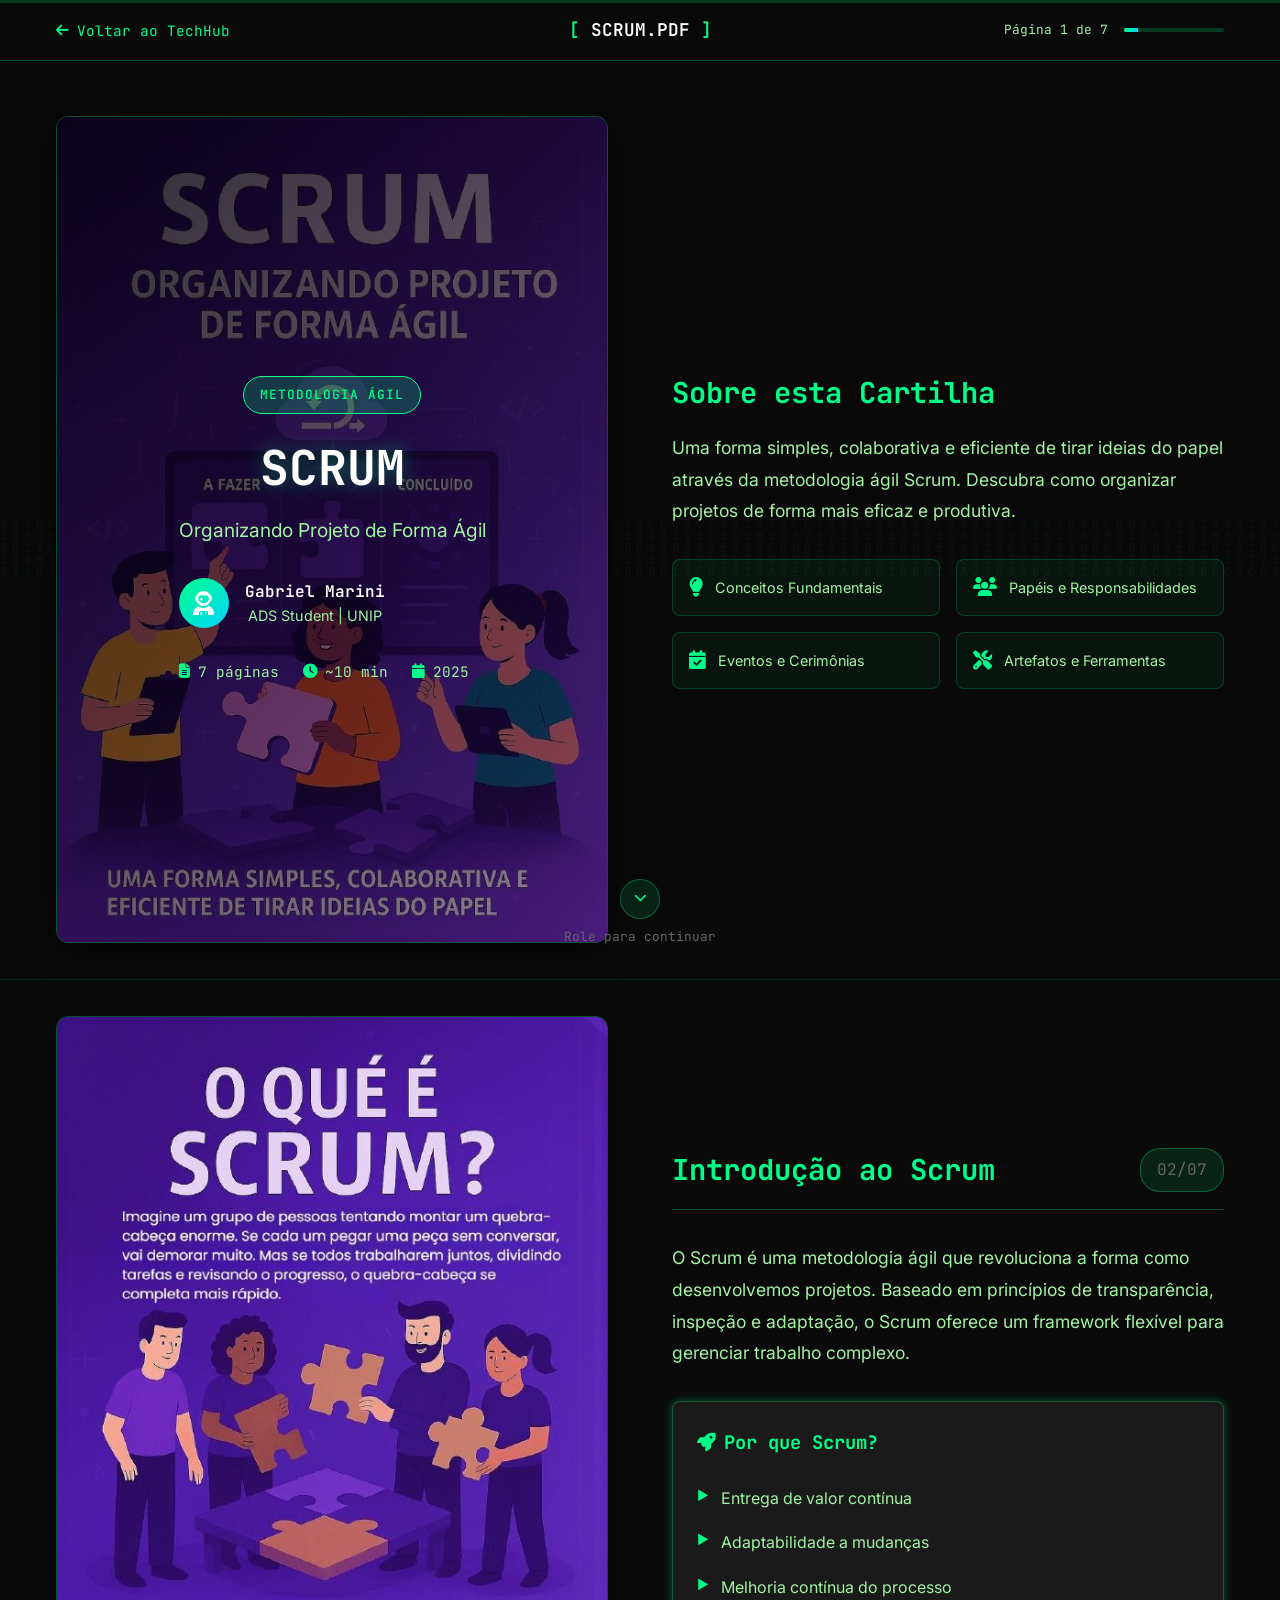
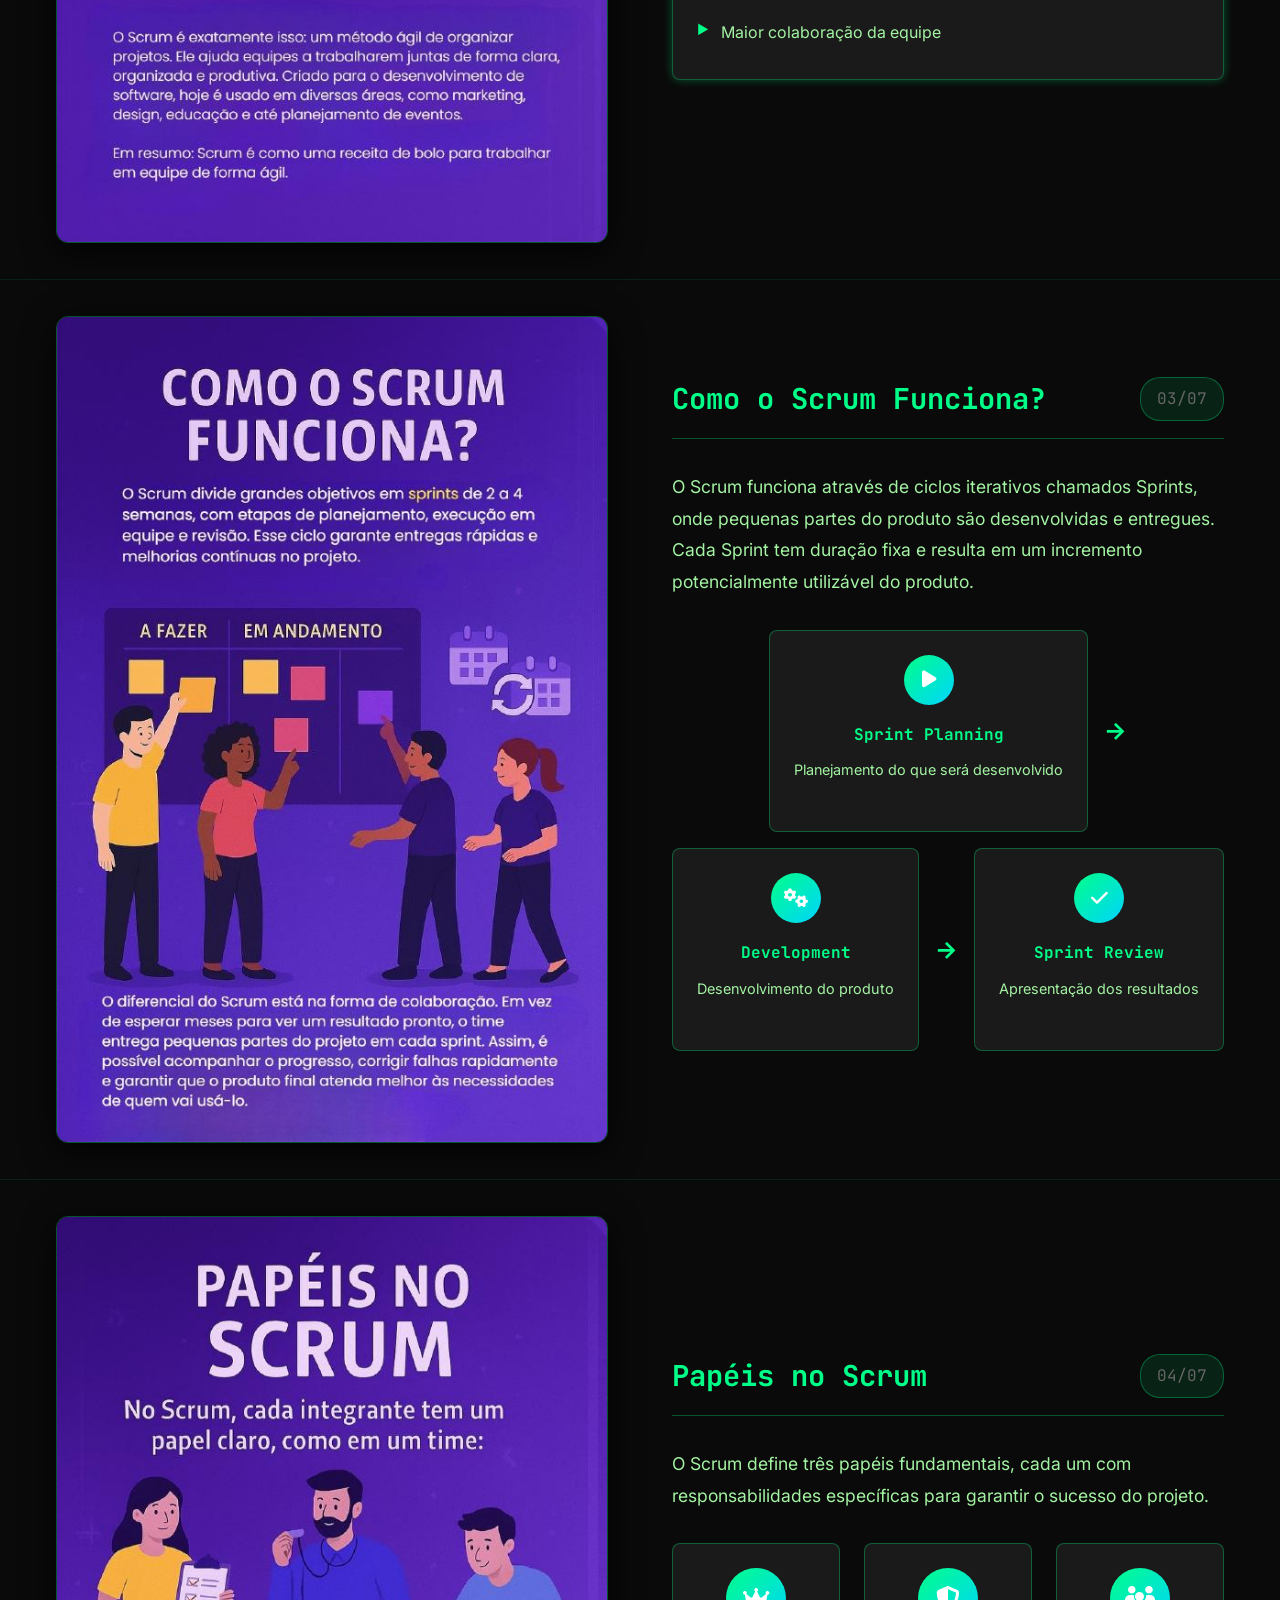
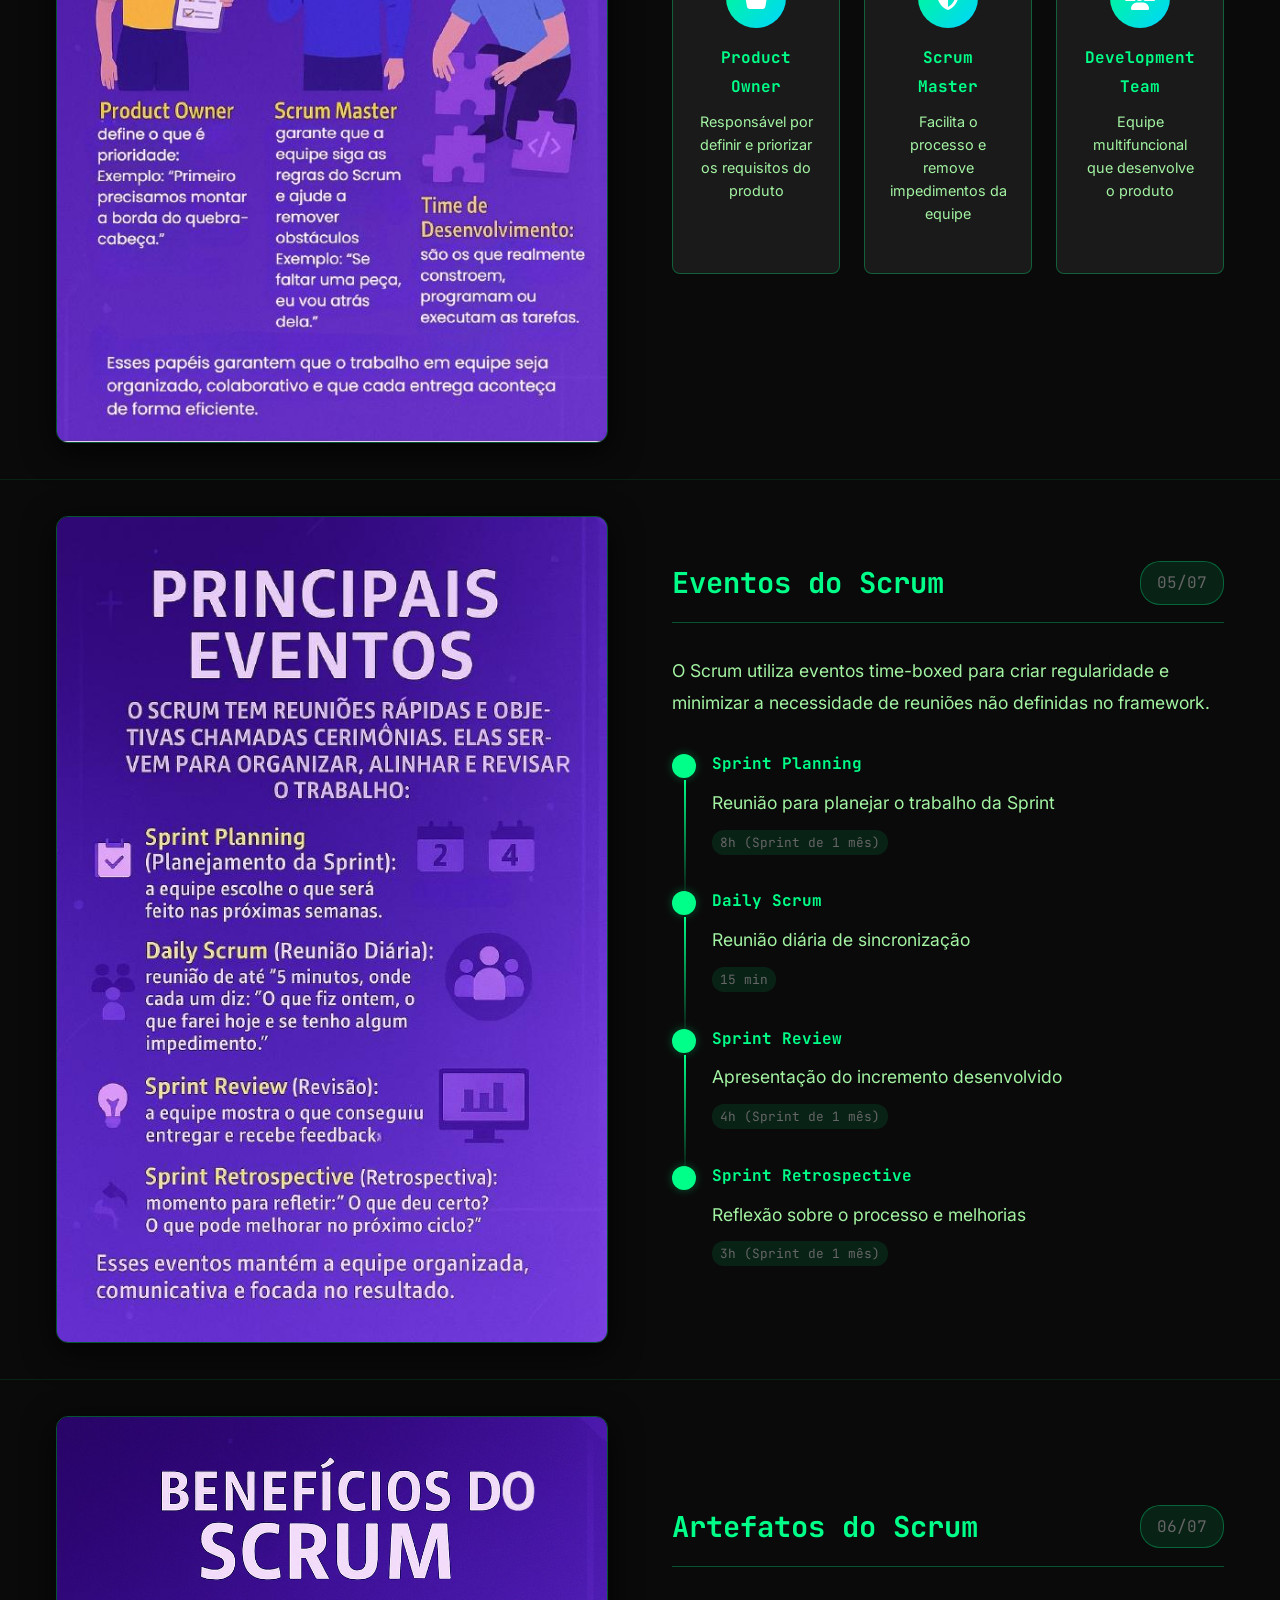
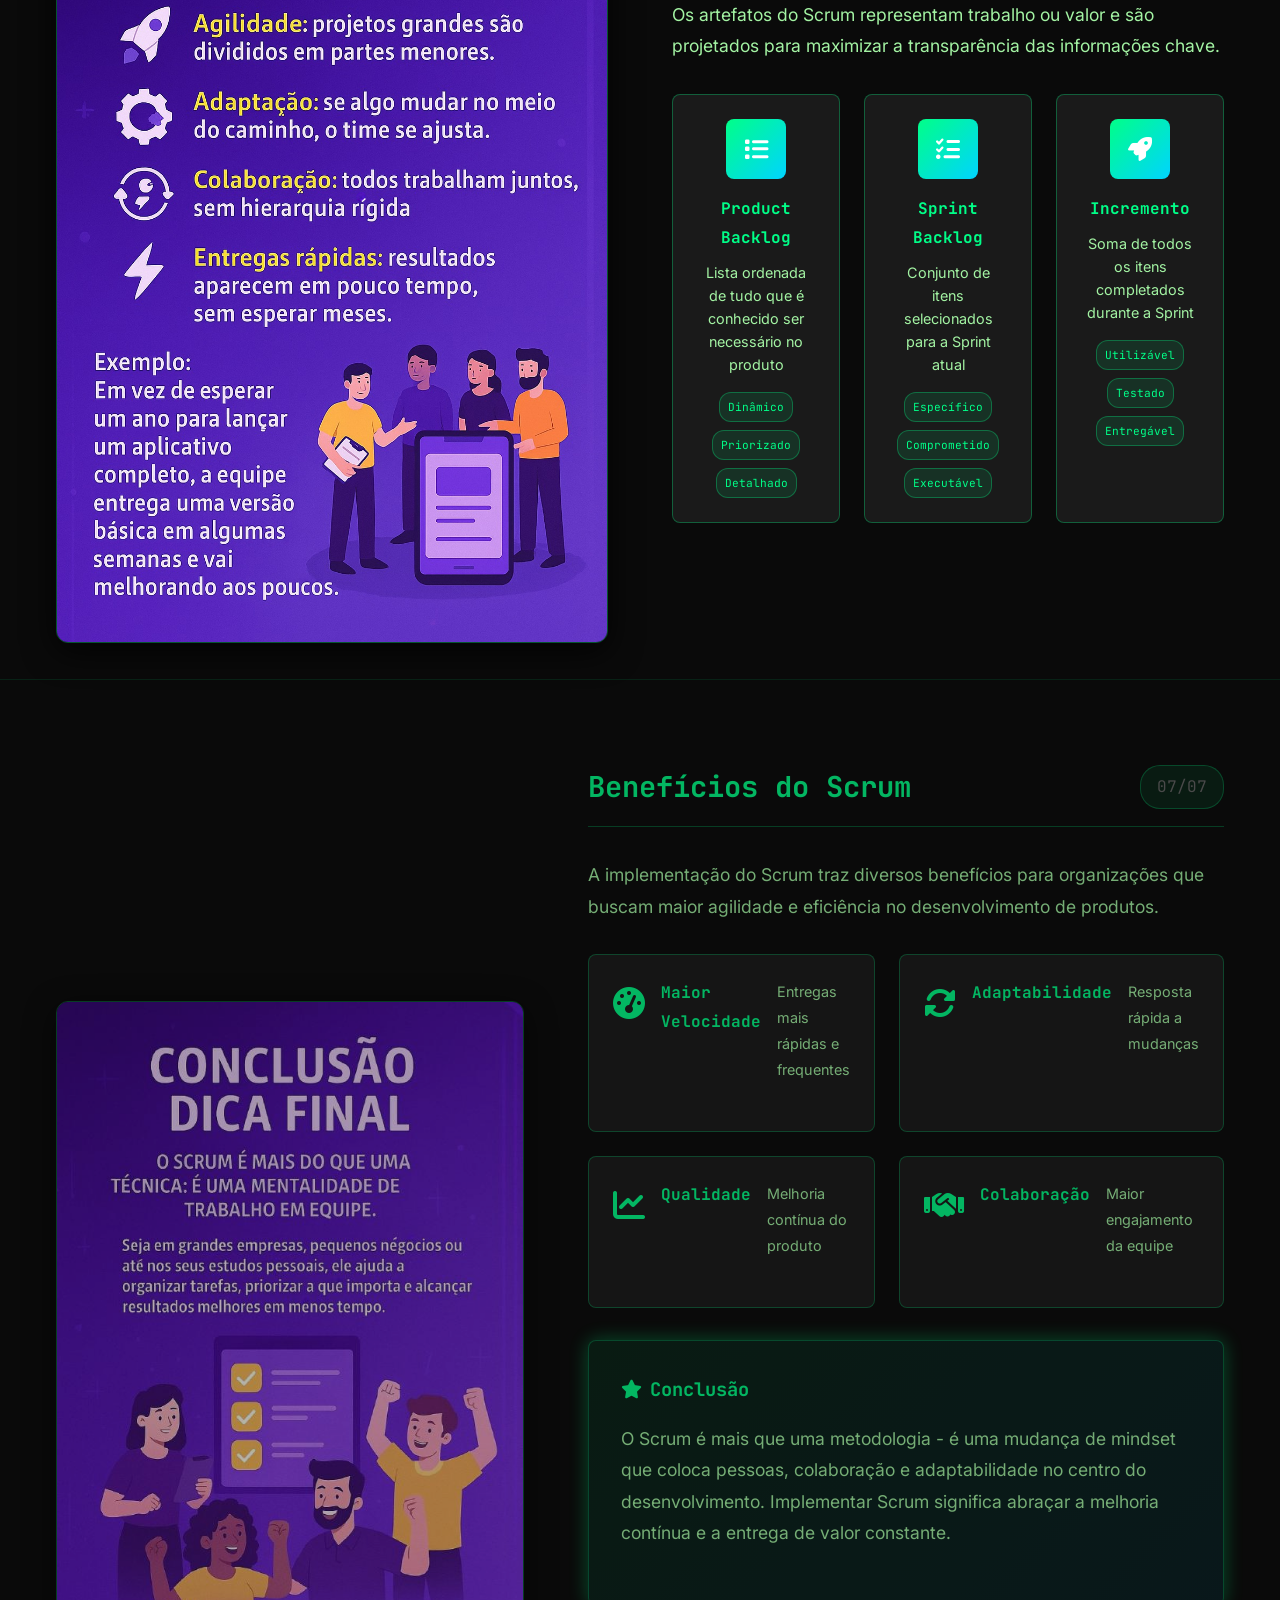
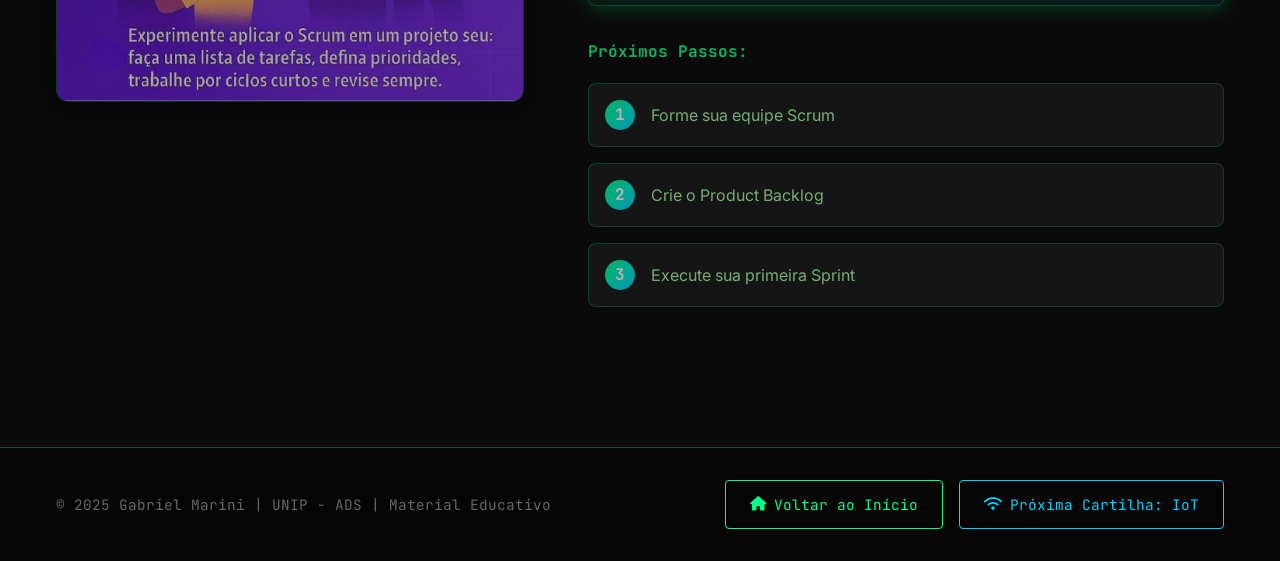
<file: cartilhas/scrum/index.html>
<!DOCTYPE html>
<html lang="pt-br">
<head>
    <meta charset="UTF-8">
    <meta name="viewport" content="width=device-width, initial-scale=1.0, maximum-scale=1.0, user-scalable=no">
    <title>Scrum - Organizando Projeto de Forma Ágil | Gabriel Marini</title>
    <link rel="icon" type="image/png" href="../../favicon.png">
    <link rel="stylesheet" href="cartilha.css">
    <link rel="stylesheet" href="https://cdnjs.cloudflare.com/ajax/libs/font-awesome/6.5.2/css/all.min.css">
    <link rel="preconnect" href="https://fonts.googleapis.com">
    <link rel="preconnect" href="https://fonts.gstatic.com" crossorigin>
    <link href="https://fonts.googleapis.com/css2?family=JetBrains+Mono:wght@300;400;500;600;700&family=Inter:wght@300;400;500;600;700&display=swap" rel="stylesheet">
</head>
<body>
    <div class="matrix-bg">
        <canvas id="matrix-canvas"></canvas>
    </div>

    <nav class="cartilha-nav">
        <div class="nav-container">
            <a href="../../index.html" class="back-btn">
                <i class="fas fa-arrow-left"></i>
                <span>Voltar ao TechHub</span>
            </a>
            <div class="nav-title">
                <span class="nav-bracket">[</span>
                <span>SCRUM.PDF</span>
                <span class="nav-bracket">]</span>
            </div>
            <div class="progress-indicator">
                <span class="progress-text">Página <span id="currentPage">1</span> de 7</span>
                <div class="progress-bar">
                    <div class="progress-fill" id="progressFill"></div>
                </div>
            </div>
        </div>
    </nav>

    <div class="scroll-indicator">
        <div class="scroll-progress"></div>
    </div>

    <main class="cartilha-container">
        <!-- Página 1 - Capa -->
        <section class="cartilha-page" data-page="1">
            <div class="page-content">
                <div class="page-image">
                    <img src="images/pagina-1.jpg" alt="Capa - Scrum" loading="lazy">
                    <div class="image-overlay">
                        <div class="page-info">
                            <div class="tag metodologia">METODOLOGIA ÁGIL</div>
                            <h1 class="page-title glitch-text" data-text="SCRUM">SCRUM</h1>
                            <p class="page-subtitle">Organizando Projeto de Forma Ágil</p>
                            <div class="author-info">
                                <div class="author-avatar">
                                    <i class="fas fa-user-astronaut"></i>
                                </div>
                                <div class="author-details">
                                    <span class="author-name">Gabriel Marini</span>
                                    <span class="author-role">ADS Student | UNIP</span>
                                </div>
                            </div>
                            <div class="page-meta">
                                <span class="meta-item">
                                    <i class="fas fa-file-alt"></i>
                                    7 páginas
                                </span>
                                <span class="meta-item">
                                    <i class="fas fa-clock"></i>
                                    ~10 min
                                </span>
                                <span class="meta-item">
                                    <i class="fas fa-calendar"></i>
                                    2025
                                </span>
                            </div>
                        </div>
                    </div>
                </div>
                <div class="page-description">
                    <h2>Sobre esta Cartilha</h2>
                    <p>Uma forma simples, colaborativa e eficiente de tirar ideias do papel através da metodologia ágil Scrum. Descubra como organizar projetos de forma mais eficaz e produtiva.</p>
                    <div class="topics-grid">
                        <div class="topic-item">
                            <i class="fas fa-lightbulb"></i>
                            <span>Conceitos Fundamentais</span>
                        </div>
                        <div class="topic-item">
                            <i class="fas fa-users"></i>
                            <span>Papéis e Responsabilidades</span>
                        </div>
                        <div class="topic-item">
                            <i class="fas fa-calendar-check"></i>
                            <span>Eventos e Cerimônias</span>
                        </div>
                        <div class="topic-item">
                            <i class="fas fa-tools"></i>
                            <span>Artefatos e Ferramentas</span>
                        </div>
                    </div>
                </div>
            </div>
            <div class="scroll-hint">
                <div class="scroll-arrow">
                    <i class="fas fa-chevron-down"></i>
                </div>
                <span>Role para continuar</span>
            </div>
        </section>

        <!-- Página 2 -->
        <section class="cartilha-page" data-page="2">
            <div class="page-content">
                <div class="page-image">
                    <img src="images/pagina-2.jpg" alt="Página 2 - Scrum" loading="lazy">
                </div>
                <div class="page-analysis">
                    <div class="analysis-header">
                        <h2>Introdução ao Scrum</h2>
                        <div class="page-number">02/07</div>
                    </div>
                    <div class="analysis-content">
                        <p>O Scrum é uma metodologia ágil que revoluciona a forma como desenvolvemos projetos. Baseado em princípios de transparência, inspeção e adaptação, o Scrum oferece um framework flexível para gerenciar trabalho complexo.</p>
                        
                        <div class="highlight-box">
                            <h3><i class="fas fa-rocket"></i> Por que Scrum?</h3>
                            <ul>
                                <li>Entrega de valor contínua</li>
                                <li>Adaptabilidade a mudanças</li>
                                <li>Melhoria contínua do processo</li>
                                <li>Maior colaboração da equipe</li>
                            </ul>
                        </div>
                    </div>
                </div>
            </div>
        </section>

        <!-- Página 3 -->
        <section class="cartilha-page" data-page="3">
            <div class="page-content">
                <div class="page-image">
                    <img src="images/pagina-3.jpg" alt="Página 3 - Scrum" loading="lazy">
                </div>
                <div class="page-analysis">
                    <div class="analysis-header">
                        <h2>Como o Scrum Funciona?</h2>
                        <div class="page-number">03/07</div>
                    </div>
                    <div class="analysis-content">
                        <p>O Scrum funciona através de ciclos iterativos chamados Sprints, onde pequenas partes do produto são desenvolvidas e entregues. Cada Sprint tem duração fixa e resulta em um incremento potencialmente utilizável do produto.</p>
                        
                        <div class="process-flow">
                            <div class="flow-item">
                                <div class="flow-icon">
                                    <i class="fas fa-play"></i>
                                </div>
                                <h4>Sprint Planning</h4>
                                <p>Planejamento do que será desenvolvido</p>
                            </div>
                            <div class="flow-arrow">→</div>
                            <div class="flow-item">
                                <div class="flow-icon">
                                    <i class="fas fa-cogs"></i>
                                </div>
                                <h4>Development</h4>
                                <p>Desenvolvimento do produto</p>
                            </div>
                            <div class="flow-arrow">→</div>
                            <div class="flow-item">
                                <div class="flow-icon">
                                    <i class="fas fa-check"></i>
                                </div>
                                <h4>Sprint Review</h4>
                                <p>Apresentação dos resultados</p>
                            </div>
                        </div>
                    </div>
                </div>
            </div>
        </section>

        <!-- Página 4 -->
        <section class="cartilha-page" data-page="4">
            <div class="page-content">
                <div class="page-image">
                    <img src="images/pagina-4.jpg" alt="Página 4 - Scrum" loading="lazy">
                </div>
                <div class="page-analysis">
                    <div class="analysis-header">
                        <h2>Papéis no Scrum</h2>
                        <div class="page-number">04/07</div>
                    </div>
                    <div class="analysis-content">
                        <p>O Scrum define três papéis fundamentais, cada um com responsabilidades específicas para garantir o sucesso do projeto.</p>
                        
                        <div class="roles-grid">
                            <div class="role-card">
                                <div class="role-icon">
                                    <i class="fas fa-crown"></i>
                                </div>
                                <h4>Product Owner</h4>
                                <p>Responsável por definir e priorizar os requisitos do produto</p>
                            </div>
                            <div class="role-card">
                                <div class="role-icon">
                                    <i class="fas fa-shield-alt"></i>
                                </div>
                                <h4>Scrum Master</h4>
                                <p>Facilita o processo e remove impedimentos da equipe</p>
                            </div>
                            <div class="role-card">
                                <div class="role-icon">
                                    <i class="fas fa-users"></i>
                                </div>
                                <h4>Development Team</h4>
                                <p>Equipe multifuncional que desenvolve o produto</p>
                            </div>
                        </div>
                    </div>
                </div>
            </div>
        </section>

        <!-- Página 5 -->
        <section class="cartilha-page" data-page="5">
            <div class="page-content">
                <div class="page-image">
                    <img src="images/pagina-5.jpg" alt="Página 5 - Scrum" loading="lazy">
                </div>
                <div class="page-analysis">
                    <div class="analysis-header">
                        <h2>Eventos do Scrum</h2>
                        <div class="page-number">05/07</div>
                    </div>
                    <div class="analysis-content">
                        <p>O Scrum utiliza eventos time-boxed para criar regularidade e minimizar a necessidade de reuniões não definidas no framework.</p>
                        
                        <div class="events-timeline">
                            <div class="timeline-item">
                                <div class="timeline-marker"></div>
                                <div class="timeline-content">
                                    <h4>Sprint Planning</h4>
                                    <p>Reunião para planejar o trabalho da Sprint</p>
                                    <span class="duration">8h (Sprint de 1 mês)</span>
                                </div>
                            </div>
                            <div class="timeline-item">
                                <div class="timeline-marker"></div>
                                <div class="timeline-content">
                                    <h4>Daily Scrum</h4>
                                    <p>Reunião diária de sincronização</p>
                                    <span class="duration">15 min</span>
                                </div>
                            </div>
                            <div class="timeline-item">
                                <div class="timeline-marker"></div>
                                <div class="timeline-content">
                                    <h4>Sprint Review</h4>
                                    <p>Apresentação do incremento desenvolvido</p>
                                    <span class="duration">4h (Sprint de 1 mês)</span>
                                </div>
                            </div>
                            <div class="timeline-item">
                                <div class="timeline-marker"></div>
                                <div class="timeline-content">
                                    <h4>Sprint Retrospective</h4>
                                    <p>Reflexão sobre o processo e melhorias</p>
                                    <span class="duration">3h (Sprint de 1 mês)</span>
                                </div>
                            </div>
                        </div>
                    </div>
                </div>
            </div>
        </section>

        <!-- Página 6 -->
        <section class="cartilha-page" data-page="6">
            <div class="page-content">
                <div class="page-image">
                    <img src="images/pagina-6.jpg" alt="Página 6 - Scrum" loading="lazy">
                </div>
                <div class="page-analysis">
                    <div class="analysis-header">
                        <h2>Artefatos do Scrum</h2>
                        <div class="page-number">06/07</div>
                    </div>
                    <div class="analysis-content">
                        <p>Os artefatos do Scrum representam trabalho ou valor e são projetados para maximizar a transparência das informações chave.</p>
                        
                        <div class="artifacts-grid">
                            <div class="artifact-card">
                                <div class="artifact-icon">
                                    <i class="fas fa-list"></i>
                                </div>
                                <h4>Product Backlog</h4>
                                <p>Lista ordenada de tudo que é conhecido ser necessário no produto</p>
                                <div class="artifact-features">
                                    <span>Dinâmico</span>
                                    <span>Priorizado</span>
                                    <span>Detalhado</span>
                                </div>
                            </div>
                            <div class="artifact-card">
                                <div class="artifact-icon">
                                    <i class="fas fa-tasks"></i>
                                </div>
                                <h4>Sprint Backlog</h4>
                                <p>Conjunto de itens selecionados para a Sprint atual</p>
                                <div class="artifact-features">
                                    <span>Específico</span>
                                    <span>Comprometido</span>
                                    <span>Executável</span>
                                </div>
                            </div>
                            <div class="artifact-card">
                                <div class="artifact-icon">
                                    <i class="fas fa-rocket"></i>
                                </div>
                                <h4>Incremento</h4>
                                <p>Soma de todos os itens completados durante a Sprint</p>
                                <div class="artifact-features">
                                    <span>Utilizável</span>
                                    <span>Testado</span>
                                    <span>Entregável</span>
                                </div>
                            </div>
                        </div>
                    </div>
                </div>
            </div>
        </section>

        <!-- Página 7 - Conclusão -->
        <section class="cartilha-page" data-page="7">
            <div class="page-content">
                <div class="page-image">
                    <img src="images/pagina-7.jpg" alt="Página 7 - Scrum" loading="lazy">
                </div>
                <div class="page-analysis">
                    <div class="analysis-header">
                        <h2>Benefícios do Scrum</h2>
                        <div class="page-number">07/07</div>
                    </div>
                    <div class="analysis-content">
                        <p>A implementação do Scrum traz diversos benefícios para organizações que buscam maior agilidade e eficiência no desenvolvimento de produtos.</p>
                        
                        <div class="benefits-grid">
                            <div class="benefit-item">
                                <i class="fas fa-tachometer-alt"></i>
                                <h4>Maior Velocidade</h4>
                                <p>Entregas mais rápidas e frequentes</p>
                            </div>
                            <div class="benefit-item">
                                <i class="fas fa-sync-alt"></i>
                                <h4>Adaptabilidade</h4>
                                <p>Resposta rápida a mudanças</p>
                            </div>
                            <div class="benefit-item">
                                <i class="fas fa-chart-line"></i>
                                <h4>Qualidade</h4>
                                <p>Melhoria contínua do produto</p>
                            </div>
                            <div class="benefit-item">
                                <i class="fas fa-handshake"></i>
                                <h4>Colaboração</h4>
                                <p>Maior engajamento da equipe</p>
                            </div>
                        </div>
                        
                        <div class="conclusion-box">
                            <h3><i class="fas fa-star"></i> Conclusão</h3>
                            <p>O Scrum é mais que uma metodologia - é uma mudança de mindset que coloca pessoas, colaboração e adaptabilidade no centro do desenvolvimento. Implementar Scrum significa abraçar a melhoria contínua e a entrega de valor constante.</p>
                        </div>
                        
                        <div class="next-steps">
                            <h4>Próximos Passos:</h4>
                            <div class="steps-list">
                                <div class="step-item">
                                    <span class="step-number">1</span>
                                    <span>Forme sua equipe Scrum</span>
                                </div>
                                <div class="step-item">
                                    <span class="step-number">2</span>
                                    <span>Crie o Product Backlog</span>
                                </div>
                                <div class="step-item">
                                    <span class="step-number">3</span>
                                    <span>Execute sua primeira Sprint</span>
                                </div>
                            </div>
                        </div>
                    </div>
                </div>
            </div>
        </section>
    </main>

    <footer class="cartilha-footer">
        <div class="footer-content">
            <div class="footer-info">
                <p>&copy; 2025 Gabriel Marini | UNIP - ADS | Material Educativo</p>
            </div>
            <div class="footer-actions">
                <a href="../../index.html" class="footer-btn">
                    <i class="fas fa-home"></i>
                    Voltar ao Início
                </a>
                <a href="../iot/index.html" class="footer-btn">
                    <i class="fas fa-wifi"></i>
                    Próxima Cartilha: IoT
                </a>
            </div>
        </div>
    </footer>

    <script src="cartilha.js"></script>
</body>
</html>
</file>
<file: css/style.css>
/* Reset e Variáveis Tecnológicas */
* {
    margin: 0;
    padding: 0;
    box-sizing: border-box;
}

:root {
    /* Cores Tecnológicas */
    --neon-green: #00ff88;
    --cyber-blue: #00d4ff;
    --electric-purple: #8b5cf6;
    --dark-bg: #0a0a0a;
    --darker-bg: #050505;
    --card-bg: #1a1a1a;
    --text-primary: #ffffff;
    --text-secondary: #a3f3a3;
    --text-muted: #666666;
    --border-glow: rgba(0, 255, 136, 0.3);
    
    /* Tipografia */
    --font-mono: 'JetBrains Mono', monospace;
    --font-sans: 'Inter', sans-serif;
    --font-code: 'Fira Code', monospace;
    
    /* Efeitos */
    --glow-sm: 0 0 10px rgba(0, 255, 136, 0.3);
    --glow-md: 0 0 20px rgba(0, 255, 136, 0.4);
    --glow-lg: 0 0 30px rgba(0, 255, 136, 0.5);
    --shadow-cyber: 0 8px 32px rgba(0, 0, 0, 0.8);
    
    /* Transições */
    --transition-fast: 0.2s ease;
    --transition-normal: 0.3s ease;
    --transition-slow: 0.5s ease;
}

/* Base */
html {
    scroll-behavior: smooth;
    font-size: 16px;
}

body {
    font-family: var(--font-sans);
    background: var(--dark-bg);
    color: var(--text-primary);
    line-height: 1.6;
    overflow-x: hidden;
    min-width: 320px;
    -webkit-text-size-adjust: 100%;
    -ms-text-size-adjust: 100%;
}

* {
    max-width: 100%;
}

img, video, canvas, svg {
    max-width: 100%;
    height: auto;
}

.container {
    max-width: 1200px;
    margin: 0 auto;
    padding: 0 1rem;
    width: 100%;
}

/* Matrix Background */
.matrix-bg {
    position: fixed;
    top: 0;
    left: 0;
    width: 100%;
    height: 100%;
    z-index: -1;
    opacity: 0.1;
}

#matrix-canvas {
    width: 100%;
    height: 100%;
}

/* Loading Screen */
.loading-screen {
    position: fixed;
    top: 0;
    left: 0;
    width: 100%;
    height: 100%;
    background: var(--darker-bg);
    display: flex;
    justify-content: center;
    align-items: center;
    z-index: 9999;
    transition: opacity var(--transition-slow), visibility var(--transition-slow);
}

.loading-screen.hidden {
    opacity: 0;
    visibility: hidden;
}

.terminal-loader {
    font-family: var(--font-mono);
    font-size: 1.2rem;
}

.prompt {
    color: var(--neon-green);
}

.typed-text {
    color: var(--text-primary);
}

.cursor {
    color: var(--neon-green);
    animation: blink 1s infinite;
}

@keyframes blink {
    0%, 50% { opacity: 1; }
    51%, 100% { opacity: 0; }
}

/* Navegação Cyber */
.cyber-nav {
    position: fixed;
    top: 0;
    left: 0;
    width: 100%;
    background: rgba(10, 10, 10, 0.95);
    backdrop-filter: blur(10px);
    border-bottom: 1px solid var(--border-glow);
    z-index: 1000;
    padding: 1rem 0;
}

.nav-container {
    max-width: 1200px;
    margin: 0 auto;
    padding: 0 1rem;
    display: flex;
    justify-content: space-between;
    align-items: center;
}

.nav-brand {
    font-family: var(--font-mono);
    font-size: 1.2rem;
    font-weight: 600;
}

.brand-bracket {
    color: var(--neon-green);
}

.brand-text {
    color: var(--text-primary);
    text-shadow: var(--glow-sm);
}

.nav-links {
    display: flex;
    list-style: none;
    gap: 2rem;
}

.nav-link {
    font-family: var(--font-mono);
    text-decoration: none;
    color: var(--text-secondary);
    transition: all var(--transition-fast);
    position: relative;
    padding: 0.5rem 0;
}

.nav-link:hover {
    color: var(--neon-green);
    text-shadow: var(--glow-sm);
}

.nav-link::before {
    content: attr(data-text);
    position: absolute;
    top: 0;
    left: 0;
    opacity: 0;
    color: var(--cyber-blue);
    transform: translateX(-2px);
    transition: opacity var(--transition-fast);
}

.nav-link:hover::before {
    opacity: 0.3;
}

.nav-toggle {
    display: none;
    flex-direction: column;
    cursor: pointer;
    gap: 4px;
}

.nav-toggle span {
    width: 25px;
    height: 2px;
    background: var(--neon-green);
    transition: all var(--transition-fast);
}

/* Hero Section */
.hero-section {
    min-height: 100vh;
    display: flex;
    align-items: center;
    padding: 8rem 0 4rem;
    position: relative;
}

.hero-container {
    max-width: 1200px;
    margin: 0 auto;
    padding: 0 1rem;
    display: grid;
    grid-template-columns: 1fr;
    gap: 3rem;
    align-items: center;
}

/* Terminal Window */
.terminal-window {
    background: var(--card-bg);
    border: 1px solid var(--border-glow);
    border-radius: 8px;
    box-shadow: var(--shadow-cyber);
    font-family: var(--font-mono);
    max-width: 800px;
    margin: 0 auto;
}

.terminal-header {
    background: rgba(0, 255, 136, 0.1);
    padding: 0.75rem 1rem;
    display: flex;
    justify-content: space-between;
    align-items: center;
    border-bottom: 1px solid var(--border-glow);
}

.terminal-buttons {
    display: flex;
    gap: 0.5rem;
}

.terminal-buttons span {
    width: 12px;
    height: 12px;
    border-radius: 50%;
}

.btn-close { background: #ff5f56; }
.btn-minimize { background: #ffbd2e; }
.btn-maximize { background: #27ca3f; }

.terminal-title {
    color: var(--text-secondary);
    font-size: 0.9rem;
}

.terminal-body {
    padding: 1.5rem;
    line-height: 1.8;
}

.terminal-line {
    margin-bottom: 0.5rem;
}

.prompt {
    color: var(--neon-green);
}

.command {
    color: var(--cyber-blue);
}

.terminal-output {
    margin: 1rem 0 1.5rem 0;
}

.glitch-text {
    font-size: 3rem;
    font-weight: 700;
    color: var(--text-primary);
    position: relative;
    text-shadow: var(--glow-md);
    animation: glitch 2s infinite;
}

.glitch-text::before,
.glitch-text::after {
    content: attr(data-text);
    position: absolute;
    top: 0;
    left: 0;
    opacity: 0.8;
}

.glitch-text::before {
    color: var(--neon-green);
    animation: glitch-1 0.5s infinite;
}

.glitch-text::after {
    color: var(--cyber-blue);
    animation: glitch-2 0.5s infinite;
}

@keyframes glitch {
    0%, 100% { transform: translate(0); }
    20% { transform: translate(-2px, 2px); }
    40% { transform: translate(-2px, -2px); }
    60% { transform: translate(2px, 2px); }
    80% { transform: translate(2px, -2px); }
}

@keyframes glitch-1 {
    0%, 100% { transform: translate(0); opacity: 0; }
    50% { transform: translate(2px, -2px); opacity: 0.3; }
}

@keyframes glitch-2 {
    0%, 100% { transform: translate(0); opacity: 0; }
    50% { transform: translate(-2px, 2px); opacity: 0.3; }
}

.subtitle {
    color: var(--text-secondary);
    font-size: 1.2rem;
    margin: 1rem 0;
}

.status-line {
    display: flex;
    gap: 2rem;
    margin: 1rem 0;
    flex-wrap: wrap;
}

.status-item {
    display: flex;
    align-items: center;
    gap: 0.5rem;
    color: var(--text-secondary);
    font-size: 0.9rem;
}

.status-online {
    color: var(--neon-green);
    animation: pulse 2s infinite;
}

@keyframes pulse {
    0%, 100% { opacity: 1; }
    50% { opacity: 0.5; }
}

.file-list {
    margin: 1rem 0;
}

.file-item {
    display: grid;
    grid-template-columns: 100px 1fr auto;
    gap: 0.5rem;
    color: var(--text-secondary);
    font-size: 0.9rem;
    margin-bottom: 0.5rem;
    word-break: break-word;
}

.file-permissions {
    color: var(--neon-green);
}

.file-name {
    color: var(--cyber-blue);
}

.typing-cursor::after {
    content: '_';
    color: var(--neon-green);
    animation: blink 1s infinite;
}

/* Hero Actions */
.hero-actions {
    display: flex;
    gap: 1rem;
    justify-content: center;
    margin-top: 2rem;
    flex-wrap: wrap;
}

.cyber-btn {
    position: relative;
    display: inline-flex;
    align-items: center;
    padding: 1rem 2rem;
    background: transparent;
    border: 2px solid var(--neon-green);
    color: var(--neon-green);
    text-decoration: none;
    font-family: var(--font-mono);
    font-weight: 500;
    text-transform: uppercase;
    letter-spacing: 1px;
    transition: all var(--transition-normal);
    overflow: hidden;
}

.cyber-btn::before {
    content: '';
    position: absolute;
    top: 0;
    left: -100%;
    width: 100%;
    height: 100%;
    background: linear-gradient(90deg, transparent, rgba(0, 255, 136, 0.2), transparent);
    transition: left var(--transition-slow);
}

.cyber-btn:hover::before {
    left: 100%;
}

.cyber-btn:hover {
    color: var(--text-primary);
    box-shadow: var(--glow-md);
    text-shadow: var(--glow-sm);
}

.cyber-btn.primary {
    background: rgba(0, 255, 136, 0.1);
}

.cyber-btn.secondary {
    border-color: var(--cyber-blue);
    color: var(--cyber-blue);
}

.cyber-btn.secondary:hover {
    box-shadow: 0 0 20px rgba(0, 212, 255, 0.4);
}

.btn-glow {
    position: absolute;
    top: 0;
    left: 0;
    width: 100%;
    height: 100%;
    background: linear-gradient(45deg, var(--neon-green), var(--cyber-blue));
    opacity: 0;
    transition: opacity var(--transition-normal);
    z-index: -1;
}

.cyber-btn:hover .btn-glow {
    opacity: 0.1;
}

/* Floating Elements */
.floating-elements {
    position: absolute;
    top: 0;
    right: 0;
    width: 50%;
    height: 100%;
    pointer-events: none;
}

.hex-grid {
    position: relative;
    width: 100%;
    height: 100%;
}

.hex-item {
    position: absolute;
    width: 60px;
    height: 60px;
    background: rgba(0, 255, 136, 0.1);
    border: 1px solid var(--border-glow);
    display: flex;
    align-items: center;
    justify-content: center;
    clip-path: polygon(50% 0%, 100% 25%, 100% 75%, 50% 100%, 0% 75%, 0% 25%);
    animation: float 6s ease-in-out infinite;
    animation-delay: var(--delay);
}

.hex-item i {
    color: var(--neon-green);
    font-size: 1.5rem;
}

.hex-item:nth-child(1) { top: 10%; right: 20%; }
.hex-item:nth-child(2) { top: 25%; right: 50%; }
.hex-item:nth-child(3) { top: 40%; right: 10%; }
.hex-item:nth-child(4) { top: 55%; right: 40%; }
.hex-item:nth-child(5) { top: 70%; right: 25%; }
.hex-item:nth-child(6) { top: 85%; right: 60%; }

@keyframes float {
    0%, 100% { transform: translateY(0px) rotate(0deg); }
    50% { transform: translateY(-20px) rotate(180deg); }
}

/* Sections */
section {
    padding: 5rem 0;
    position: relative;
}

.section-header {
    text-align: center;
    margin-bottom: 4rem;
}

.section-title {
    display: flex;
    align-items: center;
    justify-content: center;
    gap: 1rem;
    margin-bottom: 1rem;
}

.section-title h2 {
    font-family: var(--font-mono);
    font-size: 2.5rem;
    font-weight: 700;
}

.section-bracket {
    color: var(--neon-green);
    font-size: 2rem;
}

.section-subtitle {
    color: var(--text-secondary);
    font-size: 1.2rem;
}

/* About Section */
.about-section {
    background: linear-gradient(135deg, var(--darker-bg) 0%, var(--dark-bg) 100%);
}

.about-grid {
    display: grid;
    grid-template-columns: 1fr 2fr;
    gap: 4rem;
    align-items: start;
}

.about-card {
    background: var(--card-bg);
    border: 1px solid var(--border-glow);
    border-radius: 8px;
    padding: 2rem;
    box-shadow: var(--shadow-cyber);
}

.card-header {
    text-align: center;
    margin-bottom: 2rem;
}

.card-icon {
    width: 80px;
    height: 80px;
    background: linear-gradient(135deg, var(--neon-green), var(--cyber-blue));
    border-radius: 50%;
    display: flex;
    align-items: center;
    justify-content: center;
    margin: 0 auto 1rem;
}

.card-icon i {
    font-size: 2rem;
    color: var(--text-primary);
}

.about-card h3 {
    font-family: var(--font-mono);
    font-size: 1.5rem;
    margin-bottom: 0.5rem;
}

.card-role {
    color: var(--text-secondary);
    text-transform: uppercase;
    letter-spacing: 1px;
}

.stats-grid {
    display: grid;
    grid-template-columns: repeat(3, 1fr);
    gap: 1rem;
    margin-top: 2rem;
}

.stat-item {
    text-align: center;
    padding: 1rem;
    background: rgba(0, 255, 136, 0.05);
    border: 1px solid rgba(0, 255, 136, 0.2);
    border-radius: 4px;
}

.stat-number {
    display: block;
    font-family: var(--font-mono);
    font-size: 1.5rem;
    font-weight: 700;
    color: var(--neon-green);
}

.stat-label {
    font-size: 0.8rem;
    color: var(--text-secondary);
    text-transform: uppercase;
}

/* Code Block */
.code-block {
    background: var(--card-bg);
    border: 1px solid var(--border-glow);
    border-radius: 8px;
    overflow: hidden;
    margin-bottom: 2rem;
}

.code-header {
    background: rgba(0, 255, 136, 0.1);
    padding: 0.75rem 1rem;
    display: flex;
    justify-content: space-between;
    align-items: center;
    border-bottom: 1px solid var(--border-glow);
}

.code-lang {
    font-family: var(--font-mono);
    color: var(--neon-green);
    font-size: 0.9rem;
}

.code-buttons {
    display: flex;
    gap: 0.5rem;
}

.code-buttons span {
    width: 8px;
    height: 8px;
    border-radius: 50%;
    background: var(--text-muted);
}

.code-body {
    padding: 1.5rem;
    font-family: var(--font-code);
    font-size: 0.9rem;
    line-height: 1.6;
    overflow-x: auto;
}

.code-comment { color: #6a9955; }
.code-keyword { color: #569cd6; }
.code-variable { color: #9cdcfe; }
.code-property { color: #92c5f7; }
.code-string { color: #ce9178; }

/* Tech Stack */
.tech-stack h4 {
    font-family: var(--font-mono);
    color: var(--neon-green);
    margin-bottom: 1rem;
    text-transform: uppercase;
}

.tech-items {
    display: flex;
    flex-wrap: wrap;
    gap: 0.5rem;
}

.tech-item {
    padding: 0.5rem 1rem;
    background: rgba(0, 255, 136, 0.1);
    border: 1px solid rgba(0, 255, 136, 0.3);
    border-radius: 20px;
    font-size: 0.8rem;
    color: var(--neon-green);
    font-family: var(--font-mono);
}

/* Projects Section */
.projects-grid {
    display: grid;
    grid-template-columns: repeat(auto-fit, minmax(400px, 1fr));
    gap: 2rem;
}

.project-card {
    position: relative;
    background: var(--card-bg);
    border: 1px solid var(--border-glow);
    border-radius: 8px;
    padding: 2rem;
    transition: all var(--transition-normal);
    overflow: hidden;
}

.project-card::before {
    content: '';
    position: absolute;
    top: 0;
    left: 0;
    width: 100%;
    height: 2px;
    background: linear-gradient(90deg, var(--neon-green), var(--cyber-blue));
    transform: scaleX(0);
    transition: transform var(--transition-normal);
}

.project-card:hover::before {
    transform: scaleX(1);
}

.project-card:hover {
    transform: translateY(-5px);
    box-shadow: var(--shadow-cyber);
}

.card-glow {
    position: absolute;
    top: 0;
    left: 0;
    width: 100%;
    height: 100%;
    background: radial-gradient(circle at center, rgba(0, 255, 136, 0.1), transparent);
    opacity: 0;
    transition: opacity var(--transition-normal);
    pointer-events: none;
}

.project-card:hover .card-glow {
    opacity: 1;
}

.card-header {
    display: flex;
    justify-content: space-between;
    align-items: center;
    margin-bottom: 1.5rem;
}

.project-icon {
    width: 50px;
    height: 50px;
    background: linear-gradient(135deg, var(--neon-green), var(--cyber-blue));
    border-radius: 8px;
    display: flex;
    align-items: center;
    justify-content: center;
}

.project-icon i {
    font-size: 1.5rem;
    color: var(--text-primary);
}

.project-status {
    display: flex;
    align-items: center;
    gap: 0.5rem;
    font-family: var(--font-mono);
    font-size: 0.8rem;
    color: var(--neon-green);
}

.status-dot {
    width: 8px;
    height: 8px;
    background: var(--neon-green);
    border-radius: 50%;
    animation: pulse 2s infinite;
}

.project-title {
    font-family: var(--font-mono);
    font-size: 1.5rem;
    font-weight: 700;
    color: var(--text-primary);
    margin-bottom: 0.5rem;
}

.project-subtitle {
    color: var(--cyber-blue);
    font-size: 1rem;
    margin-bottom: 1rem;
}

.project-description {
    color: var(--text-secondary);
    line-height: 1.6;
    margin-bottom: 1.5rem;
}

.project-meta {
    display: flex;
    gap: 1rem;
    margin-bottom: 1.5rem;
}

.meta-item {
    display: flex;
    align-items: center;
    gap: 0.5rem;
    color: var(--text-muted);
    font-size: 0.9rem;
}

.meta-item i {
    color: var(--neon-green);
}

.card-footer {
    border-top: 1px solid rgba(0, 255, 136, 0.2);
    padding-top: 1.5rem;
}

.project-link {
    display: flex;
    align-items: center;
    justify-content: space-between;
    color: var(--neon-green);
    text-decoration: none;
    font-family: var(--font-mono);
    font-weight: 500;
    text-transform: uppercase;
    letter-spacing: 1px;
    transition: all var(--transition-fast);
}

.project-link:hover {
    color: var(--cyber-blue);
    text-shadow: var(--glow-sm);
}

.project-link i {
    transition: transform var(--transition-fast);
}

.project-link:hover i {
    transform: translateX(5px);
}

/* Contact Section */
.contact-section {
    background: linear-gradient(135deg, var(--darker-bg) 0%, var(--dark-bg) 100%);
}

.contact-grid {
    display: grid;
    grid-template-columns: 1fr 1fr;
    gap: 4rem;
    align-items: start;
}

.contact-terminal {
    background: var(--card-bg);
    border: 1px solid var(--border-glow);
    border-radius: 8px;
    box-shadow: var(--shadow-cyber);
}

.contact-terminal .terminal-body {
    font-size: 0.9rem;
}

.json-key { color: #92c5f7; }
.json-string { color: #ce9178; }
.json-number { color: #b5cea8; }
.json-boolean { color: #569cd6; }

.info-cards {
    display: grid;
    gap: 1.5rem;
}

.info-card {
    background: var(--card-bg);
    border: 1px solid var(--border-glow);
    border-radius: 8px;
    padding: 1.5rem;
    transition: all var(--transition-normal);
}

.info-card:hover {
    transform: translateY(-2px);
    box-shadow: var(--glow-md);
}

.info-icon {
    width: 40px;
    height: 40px;
    background: linear-gradient(135deg, var(--neon-green), var(--cyber-blue));
    border-radius: 50%;
    display: flex;
    align-items: center;
    justify-content: center;
    margin-bottom: 1rem;
}

.info-icon i {
    color: var(--text-primary);
}

.info-card h4 {
    font-family: var(--font-mono);
    color: var(--neon-green);
    margin-bottom: 0.5rem;
}

.info-card p {
    color: var(--text-secondary);
}

/* Footer */
.cyber-footer {
    background: var(--darker-bg);
    border-top: 1px solid var(--border-glow);
    padding: 2rem 0;
}

.footer-content {
    display: grid;
    grid-template-columns: 1fr 1fr 1fr;
    gap: 2rem;
    align-items: center;
}

.footer-brand {
    font-family: var(--font-mono);
    font-size: 1.2rem;
}

.footer-links {
    display: flex;
    justify-content: center;
    gap: 2rem;
}

.footer-links a {
    color: var(--text-secondary);
    text-decoration: none;
    font-family: var(--font-mono);
    transition: color var(--transition-fast);
}

.footer-links a:hover {
    color: var(--neon-green);
}

.footer-info {
    text-align: right;
}

.footer-info p {
    color: var(--text-muted);
    font-size: 0.9rem;
}

/* Scroll Indicator */
.scroll-indicator {
    position: fixed;
    top: 0;
    left: 0;
    width: 100%;
    height: 3px;
    background: rgba(0, 255, 136, 0.2);
    z-index: 1001;
}

.scroll-progress {
    height: 100%;
    background: linear-gradient(90deg, var(--neon-green), var(--cyber-blue));
    width: 0%;
    transition: width 0.1s ease;
}

/* Responsive Design */
@media (max-width: 768px) {
    html {
        font-size: 14px;
    }
    
    .container {
        padding: 0 0.75rem;
    }
    
    .nav-links {
        position: absolute;
        top: 100%;
        left: 0;
        width: 100%;
        background: var(--card-bg);
        flex-direction: column;
        padding: 2rem 1rem;
        border-top: 1px solid var(--border-glow);
        transform: translateY(-100%);
        opacity: 0;
        visibility: hidden;
        transition: all var(--transition-normal);
    }
    
    .nav-links.active {
        transform: translateY(0);
        opacity: 1;
        visibility: visible;
    }
    
    .nav-toggle {
        display: flex;
    }
    
    .hero {
        padding: 4rem 0 2rem;
        min-height: auto;
    }
    
    .hero-section {
        min-height: auto;
        padding: 4rem 0 2rem;
    }
    
    .terminal-window {
        margin: 1rem 0;
        padding: 0;
        max-width: 100%;
        overflow: hidden;
    }
    
    .terminal-body {
        padding: 1rem;
        overflow-x: auto;
    }
    
    .terminal-content {
        font-size: 0.8rem;
        white-space: nowrap;
        min-width: 300px;
    }
    
    .file-item {
        grid-template-columns: 80px 1fr 60px;
        gap: 0.25rem;
        font-size: 0.8rem;
    }
    
    .glitch-text {
        font-size: 2rem;
        line-height: 1.2;
        word-break: break-word;
    }
    
    .hero-subtitle {
        font-size: 1rem;
        margin: 1rem 0;
    }
    
    .hero-status {
        flex-wrap: wrap;
        gap: 0.5rem;
        justify-content: center;
    }
    
    .status-item {
        font-size: 0.8rem;
        padding: 0.25rem 0.75rem;
    }
    
    .status-line {
        gap: 1rem;
        justify-content: center;
    }
    
    .about-grid,
    .contact-grid {
        grid-template-columns: 1fr;
        gap: 2rem;
    }
    
    .about-card {
        padding: 1.5rem;
    }
    
    .stats-grid {
        grid-template-columns: repeat(2, 1fr);
        gap: 1rem;
    }
    
    .code-block {
        font-size: 0.8rem;
        padding: 1rem;
        overflow-x: auto;
        white-space: pre;
    }
    
    .tech-stack {
        gap: 0.5rem;
    }
    
    .tech-tag {
        font-size: 0.7rem;
        padding: 0.25rem 0.5rem;
    }
    
    .projects-grid {
        grid-template-columns: 1fr;
        gap: 1.5rem;
    }
    
    .project-card {
        padding: 1.5rem;
    }
    
    .project-meta {
        flex-wrap: wrap;
        gap: 0.5rem;
    }
    
    .contact-form {
        padding: 1.5rem;
    }
    
    .form-group {
        margin-bottom: 1rem;
    }
    
    .footer-content {
        grid-template-columns: 1fr;
        text-align: center;
        gap: 1rem;
    }
    
    .footer-info {
        text-align: center;
    }
    
    .hero-actions {
        flex-direction: column;
        align-items: center;
        gap: 1rem;
        margin-top: 2rem;
    }
    
    .cyber-btn {
        width: 100%;
        max-width: 280px;
        justify-content: center;
        padding: 0.75rem 1.5rem;
        font-size: 0.9rem;
    }
    
    .floating-elements {
        display: none;
    }
    
    .section {
        padding: 3rem 0;
    }
    
    .section-title h2 {
        font-size: 2.5rem;
    }
}

@media (max-width: 480px) {
    html {
        font-size: 13px;
    }
    
    .container {
        padding: 0 0.5rem;
    }
    
    .hero {
        padding: 3rem 0 1rem;
    }
    
    .hero-section {
        padding: 3rem 0 1rem;
    }
    
    .terminal-window {
        margin: 0.5rem 0;
    }
    
    .terminal-body {
        padding: 0.75rem;
    }
    
    .terminal-content {
        font-size: 0.7rem;
        min-width: 280px;
    }
    
    .file-item {
        grid-template-columns: 70px 1fr 50px;
        font-size: 0.7rem;
    }
    
    .glitch-text {
        font-size: 1.5rem;
    }
    
    .hero-subtitle {
        font-size: 0.9rem;
    }
    
    .status-item {
        font-size: 0.7rem;
        padding: 0.2rem 0.5rem;
    }
    
    .section-title h2 {
        font-size: 2rem;
    }
    
    .about-card,
    .project-card,
    .contact-form {
        padding: 1rem;
    }
    
    .stats-grid {
        grid-template-columns: 1fr;
        gap: 0.75rem;
    }
    
    .stat-item {
        padding: 1rem;
    }
    
    .stat-number {
        font-size: 1.5rem;
    }
    
    .code-block {
        font-size: 0.7rem;
        padding: 0.75rem;
    }
    
    .tech-tag {
        font-size: 0.6rem;
        padding: 0.2rem 0.4rem;
    }
    
    .cyber-btn {
        max-width: 100%;
        padding: 0.6rem 1rem;
        font-size: 0.8rem;
    }
    
    .section {
        padding: 2rem 0;
    }
    
    .nav-brand {
        font-size: 1rem;
    }
    
    .navbar {
        padding: 0.75rem 0;
    }
    
    .terminal-header {
        padding: 0.5rem 0.75rem;
    }
    
    .terminal-title {
        font-size: 0.8rem;
    }
}
</file>
<file: cartilhas/iot/cartilha.css>
/* Reset e Variáveis */
* {
    margin: 0;
    padding: 0;
    box-sizing: border-box;
}

:root {
    /* Cores Tecnológicas */
    --neon-green: #00ff88;
    --cyber-blue: #00d4ff;
    --electric-purple: #8b5cf6;
    --dark-bg: #0a0a0a;
    --darker-bg: #050505;
    --card-bg: #1a1a1a;
    --text-primary: #ffffff;
    --text-secondary: #a3f3a3;
    --text-muted: #666666;
    --border-glow: rgba(0, 255, 136, 0.3);
    
    /* Tipografia */
    --font-mono: 'JetBrains Mono', monospace;
    --font-sans: 'Inter', sans-serif;
    
    /* Efeitos */
    --glow-sm: 0 0 10px rgba(0, 255, 136, 0.3);
    --glow-md: 0 0 20px rgba(0, 255, 136, 0.4);
    --glow-lg: 0 0 30px rgba(0, 255, 136, 0.5);
    --shadow-cyber: 0 8px 32px rgba(0, 0, 0, 0.8);
    
    /* Transições */
    --transition-fast: 0.2s ease;
    --transition-normal: 0.3s ease;
    --transition-slow: 0.5s ease;
}

/* Base */
html {
    scroll-behavior: smooth;
}

body {
    font-family: var(--font-sans);
    background: var(--dark-bg);
    color: var(--text-primary);
    line-height: 1.6;
    overflow-x: hidden;
}

/* Matrix Background */
.matrix-bg {
    position: fixed;
    top: 0;
    left: 0;
    width: 100%;
    height: 100%;
    z-index: -1;
    opacity: 0.05;
}

#matrix-canvas {
    width: 100%;
    height: 100%;
}

/* Navegação da Cartilha */
.cartilha-nav {
    position: fixed;
    top: 0;
    left: 0;
    width: 100%;
    background: rgba(10, 10, 10, 0.95);
    backdrop-filter: blur(10px);
    border-bottom: 1px solid var(--border-glow);
    z-index: 1000;
    padding: 1rem 0;
}

.nav-container {
    max-width: 1200px;
    margin: 0 auto;
    padding: 0 1rem;
    display: grid;
    grid-template-columns: 1fr auto 1fr;
    align-items: center;
    gap: 2rem;
}

.back-btn {
    display: flex;
    align-items: center;
    gap: 0.5rem;
    color: var(--neon-green);
    text-decoration: none;
    font-family: var(--font-mono);
    font-size: 0.9rem;
    transition: all var(--transition-fast);
    justify-self: start;
}

.back-btn:hover {
    color: var(--cyber-blue);
    text-shadow: var(--glow-sm);
    transform: translateX(-3px);
}

.nav-title {
    font-family: var(--font-mono);
    font-size: 1.1rem;
    font-weight: 600;
    text-align: center;
}

.nav-bracket {
    color: var(--neon-green);
}

.progress-indicator {
    display: flex;
    align-items: center;
    gap: 1rem;
    justify-self: end;
}

.progress-text {
    font-family: var(--font-mono);
    font-size: 0.8rem;
    color: var(--text-secondary);
    white-space: nowrap;
}

.progress-bar {
    width: 100px;
    height: 4px;
    background: rgba(0, 255, 136, 0.2);
    border-radius: 2px;
    overflow: hidden;
}

.progress-fill {
    height: 100%;
    background: linear-gradient(90deg, var(--neon-green), var(--cyber-blue));
    width: 0%;
    transition: width var(--transition-normal);
}

/* Scroll Indicator */
.scroll-indicator {
    position: fixed;
    top: 0;
    left: 0;
    width: 100%;
    height: 3px;
    background: rgba(0, 255, 136, 0.2);
    z-index: 1001;
}

.scroll-progress {
    height: 100%;
    background: linear-gradient(90deg, var(--neon-green), var(--cyber-blue));
    width: 0%;
    transition: width 0.1s ease;
}

/* Container Principal */
.cartilha-container {
    padding-top: 5rem;
}

/* Páginas da Cartilha */
.cartilha-page {
    min-height: 100vh;
    display: flex;
    align-items: center;
    padding: 2rem 0;
    position: relative;
    border-bottom: 1px solid rgba(0, 255, 136, 0.1);
}

.cartilha-page:last-child {
    border-bottom: none;
}

.page-content {
    max-width: 1200px;
    margin: 0 auto;
    padding: 0 1rem;
    display: grid;
    grid-template-columns: 1fr 1fr;
    gap: 4rem;
    align-items: center;
    width: 100%;
}

/* Imagens das Páginas */
.page-image {
    position: relative;
    border-radius: 12px;
    overflow: hidden;
    box-shadow: var(--shadow-cyber);
    border: 1px solid var(--border-glow);
}

.page-image img {
    width: 100%;
    height: auto;
    display: block;
    transition: transform var(--transition-slow);
}

.page-image:hover img {
    transform: scale(1.02);
}

/* Overlay da Primeira Página */
.image-overlay {
    position: absolute;
    top: 0;
    left: 0;
    width: 100%;
    height: 100%;
    background: linear-gradient(135deg, rgba(0, 0, 0, 0.8) 0%, rgba(0, 0, 0, 0.4) 100%);
    display: flex;
    align-items: center;
    justify-content: center;
    padding: 2rem;
}

.page-info {
    text-align: center;
    color: var(--text-primary);
}

.tag {
    display: inline-block;
    padding: 0.5rem 1rem;
    border-radius: 20px;
    font-family: var(--font-mono);
    font-size: 0.8rem;
    font-weight: 500;
    text-transform: uppercase;
    letter-spacing: 1px;
    margin-bottom: 1rem;
}

.metodologia {
    background: rgba(0, 255, 136, 0.2);
    border: 1px solid var(--neon-green);
    color: var(--neon-green);
}

.tecnologia {
    background: rgba(0, 212, 255, 0.2);
    border: 1px solid var(--cyber-blue);
    color: var(--cyber-blue);
}

/* Glitch Text Effect */
.glitch-text {
    font-size: 3rem;
    font-weight: 700;
    color: var(--text-primary);
    position: relative;
    text-shadow: var(--glow-md);
    margin-bottom: 0.5rem;
}

.glitch-text::before,
.glitch-text::after {
    content: attr(data-text);
    position: absolute;
    top: 0;
    left: 0;
    opacity: 0;
}

.glitch-text::before {
    color: var(--neon-green);
    animation: glitch-1 0.5s infinite;
}

.glitch-text::after {
    color: var(--cyber-blue);
    animation: glitch-2 0.5s infinite;
}

@keyframes glitch-1 {
    0%, 100% { transform: translate(0); opacity: 0; }
    50% { transform: translate(2px, -2px); opacity: 0.3; }
}

@keyframes glitch-2 {
    0%, 100% { transform: translate(0); opacity: 0; }
    50% { transform: translate(-2px, 2px); opacity: 0.3; }
}

.page-title {
    font-family: var(--font-mono);
}

.page-subtitle {
    font-size: 1.2rem;
    color: var(--text-secondary);
    margin-bottom: 2rem;
}

/* Informações do Autor */
.author-info {
    display: flex;
    align-items: center;
    gap: 1rem;
    margin-bottom: 2rem;
}

.author-avatar {
    width: 50px;
    height: 50px;
    background: linear-gradient(135deg, var(--neon-green), var(--cyber-blue));
    border-radius: 50%;
    display: flex;
    align-items: center;
    justify-content: center;
}

.author-avatar i {
    font-size: 1.5rem;
    color: var(--text-primary);
}

.author-details {
    display: flex;
    flex-direction: column;
}

.author-name {
    font-family: var(--font-mono);
    font-weight: 600;
    color: var(--text-primary);
}

.author-role {
    font-size: 0.9rem;
    color: var(--text-secondary);
}

/* Meta Informações */
.page-meta {
    display: flex;
    gap: 1.5rem;
    flex-wrap: wrap;
}

.meta-item {
    display: flex;
    align-items: center;
    gap: 0.5rem;
    color: var(--text-secondary);
    font-size: 0.9rem;
    font-family: var(--font-mono);
}

.meta-item i {
    color: var(--neon-green);
}

/* Descrição da Página */
.page-description h2 {
    font-family: var(--font-mono);
    color: var(--neon-green);
    font-size: 1.8rem;
    margin-bottom: 1rem;
}

.page-description p {
    color: var(--text-secondary);
    font-size: 1.1rem;
    line-height: 1.8;
    margin-bottom: 2rem;
}

/* Grid de Tópicos */
.topics-grid {
    display: grid;
    grid-template-columns: repeat(2, 1fr);
    gap: 1rem;
}

.topic-item {
    display: flex;
    align-items: center;
    gap: 0.75rem;
    padding: 1rem;
    background: rgba(0, 255, 136, 0.05);
    border: 1px solid rgba(0, 255, 136, 0.2);
    border-radius: 8px;
    transition: all var(--transition-fast);
}

.topic-item:hover {
    background: rgba(0, 255, 136, 0.1);
    transform: translateY(-2px);
}

.topic-item i {
    color: var(--neon-green);
    font-size: 1.2rem;
}

.topic-item span {
    color: var(--text-secondary);
    font-size: 0.9rem;
}

/* Análise das Páginas */
.page-analysis {
    padding: 2rem 0;
}

.analysis-header {
    display: flex;
    justify-content: space-between;
    align-items: center;
    margin-bottom: 2rem;
    border-bottom: 1px solid var(--border-glow);
    padding-bottom: 1rem;
}

.analysis-header h2 {
    font-family: var(--font-mono);
    color: var(--neon-green);
    font-size: 1.8rem;
}

.page-number {
    font-family: var(--font-mono);
    color: var(--text-muted);
    font-size: 1rem;
    background: rgba(0, 255, 136, 0.1);
    padding: 0.5rem 1rem;
    border-radius: 20px;
    border: 1px solid rgba(0, 255, 136, 0.3);
}

.analysis-content {
    color: var(--text-secondary);
    line-height: 1.8;
}

.analysis-content p {
    margin-bottom: 1.5rem;
    font-size: 1.1rem;
}

/* Caixas de Destaque */
.highlight-box {
    background: var(--card-bg);
    border: 1px solid var(--border-glow);
    border-radius: 8px;
    padding: 1.5rem;
    margin: 2rem 0;
    box-shadow: var(--glow-sm);
}

.highlight-box h3 {
    color: var(--neon-green);
    font-family: var(--font-mono);
    margin-bottom: 1rem;
    display: flex;
    align-items: center;
    gap: 0.5rem;
}

.highlight-box ul {
    list-style: none;
    padding-left: 0;
}

.highlight-box li {
    padding: 0.5rem 0;
    position: relative;
    padding-left: 1.5rem;
}

.highlight-box li::before {
    content: '▶';
    position: absolute;
    left: 0;
    color: var(--neon-green);
    font-size: 0.8rem;
}

/* Fluxo de Processo */
.process-flow {
    display: flex;
    align-items: center;
    gap: 1rem;
    margin: 2rem 0;
    flex-wrap: wrap;
    justify-content: center;
}

.flow-item {
    background: var(--card-bg);
    border: 1px solid var(--border-glow);
    border-radius: 8px;
    padding: 1.5rem;
    text-align: center;
    min-width: 150px;
    transition: all var(--transition-fast);
}

.flow-item:hover {
    transform: translateY(-5px);
    box-shadow: var(--glow-md);
}

.flow-icon {
    width: 50px;
    height: 50px;
    background: linear-gradient(135deg, var(--neon-green), var(--cyber-blue));
    border-radius: 50%;
    display: flex;
    align-items: center;
    justify-content: center;
    margin: 0 auto 1rem;
}

.flow-icon i {
    color: var(--text-primary);
    font-size: 1.2rem;
}

.flow-item h4 {
    color: var(--neon-green);
    font-family: var(--font-mono);
    margin-bottom: 0.5rem;
}

.flow-item p {
    color: var(--text-secondary);
    font-size: 0.9rem;
}

.flow-arrow {
    color: var(--neon-green);
    font-size: 1.5rem;
    font-weight: bold;
}

/* Grid de Papéis */
.roles-grid {
    display: grid;
    grid-template-columns: repeat(3, 1fr);
    gap: 1.5rem;
    margin: 2rem 0;
}

.role-card {
    background: var(--card-bg);
    border: 1px solid var(--border-glow);
    border-radius: 8px;
    padding: 1.5rem;
    text-align: center;
    transition: all var(--transition-fast);
}

.role-card:hover {
    transform: translateY(-5px);
    box-shadow: var(--glow-md);
}

.role-icon {
    width: 60px;
    height: 60px;
    background: linear-gradient(135deg, var(--neon-green), var(--cyber-blue));
    border-radius: 50%;
    display: flex;
    align-items: center;
    justify-content: center;
    margin: 0 auto 1rem;
}

.role-icon i {
    color: var(--text-primary);
    font-size: 1.5rem;
}

.role-card h4 {
    color: var(--neon-green);
    font-family: var(--font-mono);
    margin-bottom: 0.5rem;
}

.role-card p {
    color: var(--text-secondary);
    font-size: 0.9rem;
    line-height: 1.6;
}

/* Timeline de Eventos */
.events-timeline {
    margin: 2rem 0;
}

.timeline-item {
    display: flex;
    align-items: flex-start;
    gap: 1rem;
    margin-bottom: 2rem;
    position: relative;
}

.timeline-item:not(:last-child)::after {
    content: '';
    position: absolute;
    left: 12px;
    top: 30px;
    width: 2px;
    height: calc(100% + 1rem);
    background: linear-gradient(180deg, var(--neon-green), transparent);
}

.timeline-marker {
    width: 24px;
    height: 24px;
    background: var(--neon-green);
    border-radius: 50%;
    flex-shrink: 0;
    box-shadow: var(--glow-sm);
    margin-top: 0.25rem;
}

.timeline-content {
    flex: 1;
}

.timeline-content h4 {
    color: var(--neon-green);
    font-family: var(--font-mono);
    margin-bottom: 0.5rem;
}

.timeline-content p {
    color: var(--text-secondary);
    margin-bottom: 0.5rem;
}

.duration {
    color: var(--text-muted);
    font-size: 0.8rem;
    font-family: var(--font-mono);
    background: rgba(0, 255, 136, 0.1);
    padding: 0.25rem 0.5rem;
    border-radius: 12px;
}

/* Grid de Artefatos */
.artifacts-grid {
    display: grid;
    grid-template-columns: repeat(3, 1fr);
    gap: 1.5rem;
    margin: 2rem 0;
}

.artifact-card {
    background: var(--card-bg);
    border: 1px solid var(--border-glow);
    border-radius: 8px;
    padding: 1.5rem;
    text-align: center;
    transition: all var(--transition-fast);
}

.artifact-card:hover {
    transform: translateY(-5px);
    box-shadow: var(--glow-md);
}

.artifact-icon {
    width: 60px;
    height: 60px;
    background: linear-gradient(135deg, var(--neon-green), var(--cyber-blue));
    border-radius: 8px;
    display: flex;
    align-items: center;
    justify-content: center;
    margin: 0 auto 1rem;
}

.artifact-icon i {
    color: var(--text-primary);
    font-size: 1.5rem;
}

.artifact-card h4 {
    color: var(--neon-green);
    font-family: var(--font-mono);
    margin-bottom: 0.5rem;
}

.artifact-card p {
    color: var(--text-secondary);
    font-size: 0.9rem;
    line-height: 1.6;
    margin-bottom: 1rem;
}

.artifact-features {
    display: flex;
    gap: 0.5rem;
    justify-content: center;
    flex-wrap: wrap;
}

.artifact-features span {
    background: rgba(0, 255, 136, 0.1);
    color: var(--neon-green);
    padding: 0.25rem 0.5rem;
    border-radius: 12px;
    font-size: 0.7rem;
    font-family: var(--font-mono);
    border: 1px solid rgba(0, 255, 136, 0.3);
}

/* Grid de Benefícios */
.benefits-grid {
    display: grid;
    grid-template-columns: repeat(2, 1fr);
    gap: 1.5rem;
    margin: 2rem 0;
}

.benefit-item {
    display: flex;
    align-items: flex-start;
    gap: 1rem;
    padding: 1.5rem;
    background: var(--card-bg);
    border: 1px solid var(--border-glow);
    border-radius: 8px;
    transition: all var(--transition-fast);
}

.benefit-item:hover {
    transform: translateY(-3px);
    box-shadow: var(--glow-sm);
}

.benefit-item i {
    color: var(--neon-green);
    font-size: 2rem;
    margin-top: 0.5rem;
}

.benefit-item h4 {
    color: var(--neon-green);
    font-family: var(--font-mono);
    margin-bottom: 0.5rem;
}

.benefit-item p {
    color: var(--text-secondary);
    font-size: 0.9rem;
}

/* Caixa de Conclusão */
.conclusion-box {
    background: linear-gradient(135deg, rgba(0, 255, 136, 0.1), rgba(0, 212, 255, 0.1));
    border: 1px solid var(--border-glow);
    border-radius: 8px;
    padding: 2rem;
    margin: 2rem 0;
    box-shadow: var(--glow-md);
}

.conclusion-box h3 {
    color: var(--neon-green);
    font-family: var(--font-mono);
    margin-bottom: 1rem;
    display: flex;
    align-items: center;
    gap: 0.5rem;
}

.conclusion-box p {
    color: var(--text-secondary);
    font-size: 1.1rem;
    line-height: 1.8;
}

/* Próximos Passos */
.next-steps {
    margin: 2rem 0;
}

.next-steps h4 {
    color: var(--neon-green);
    font-family: var(--font-mono);
    margin-bottom: 1rem;
}

.steps-list {
    display: flex;
    flex-direction: column;
    gap: 1rem;
}

.step-item {
    display: flex;
    align-items: center;
    gap: 1rem;
    padding: 1rem;
    background: var(--card-bg);
    border: 1px solid var(--border-glow);
    border-radius: 8px;
    transition: all var(--transition-fast);
}

.step-item:hover {
    transform: translateX(5px);
    box-shadow: var(--glow-sm);
}

.step-number {
    width: 30px;
    height: 30px;
    background: linear-gradient(135deg, var(--neon-green), var(--cyber-blue));
    border-radius: 50%;
    display: flex;
    align-items: center;
    justify-content: center;
    font-family: var(--font-mono);
    font-weight: bold;
    color: var(--text-primary);
    flex-shrink: 0;
}

.step-item span:last-child {
    color: var(--text-secondary);
}

/* Scroll Hint */
.scroll-hint {
    position: absolute;
    bottom: 2rem;
    left: 50%;
    transform: translateX(-50%);
    display: flex;
    flex-direction: column;
    align-items: center;
    gap: 0.5rem;
    color: var(--text-muted);
    font-family: var(--font-mono);
    font-size: 0.8rem;
    animation: bounce 2s infinite;
}

.scroll-arrow {
    width: 40px;
    height: 40px;
    border: 1px solid var(--border-glow);
    border-radius: 50%;
    display: flex;
    align-items: center;
    justify-content: center;
    background: rgba(0, 255, 136, 0.1);
}

.scroll-arrow i {
    color: var(--neon-green);
    animation: bounce-arrow 2s infinite;
}

@keyframes bounce {
    0%, 20%, 50%, 80%, 100% { transform: translateX(-50%) translateY(0); }
    40% { transform: translateX(-50%) translateY(-10px); }
    60% { transform: translateX(-50%) translateY(-5px); }
}

@keyframes bounce-arrow {
    0%, 20%, 50%, 80%, 100% { transform: translateY(0); }
    40% { transform: translateY(3px); }
    60% { transform: translateY(1px); }
}

/* Footer da Cartilha */
.cartilha-footer {
    background: var(--darker-bg);
    border-top: 1px solid var(--border-glow);
    padding: 2rem 0;
    margin-top: 4rem;
}

.footer-content {
    max-width: 1200px;
    margin: 0 auto;
    padding: 0 1rem;
    display: flex;
    justify-content: space-between;
    align-items: center;
    flex-wrap: wrap;
    gap: 2rem;
}

.footer-info p {
    color: var(--text-muted);
    font-size: 0.9rem;
    font-family: var(--font-mono);
}

.footer-actions {
    display: flex;
    gap: 1rem;
}

.footer-btn {
    display: flex;
    align-items: center;
    gap: 0.5rem;
    padding: 0.75rem 1.5rem;
    background: transparent;
    border: 1px solid var(--neon-green);
    color: var(--neon-green);
    text-decoration: none;
    font-family: var(--font-mono);
    font-size: 0.9rem;
    border-radius: 4px;
    transition: all var(--transition-fast);
}

.footer-btn:hover {
    background: rgba(0, 255, 136, 0.1);
    box-shadow: var(--glow-sm);
    transform: translateY(-2px);
}

.footer-btn:last-child {
    border-color: var(--cyber-blue);
    color: var(--cyber-blue);
}

.footer-btn:last-child:hover {
    background: rgba(0, 212, 255, 0.1);
    box-shadow: 0 0 10px rgba(0, 212, 255, 0.3);
}

/* Responsive Design */
@media (max-width: 768px) {
    .nav-container {
        grid-template-columns: 1fr;
        gap: 1rem;
        text-align: center;
        padding: 0 0.5rem;
    }
    
    .back-btn {
        justify-self: center;
        font-size: 0.8rem;
    }
    
    .nav-title {
        font-size: 1rem;
    }
    
    .progress-indicator {
        justify-self: center;
    }
    
    .progress-text {
        font-size: 0.7rem;
    }
    
    .progress-bar {
        width: 80px;
    }
    
    .cartilha-page {
        min-height: auto;
        padding: 1rem 0;
    }
    
    .page-content {
        grid-template-columns: 1fr;
        gap: 2rem;
        padding: 0 1rem;
    }
    
    .page-image {
        order: 1;
    }
    
    .page-description,
    .page-analysis {
        order: 2;
    }
    
    .glitch-text {
        font-size: 2rem;
        line-height: 1.2;
    }
    
    .page-subtitle {
        font-size: 1rem;
    }
    
    .author-info {
        flex-direction: column;
        text-align: center;
        gap: 0.5rem;
    }
    
    .page-meta {
        justify-content: center;
        gap: 1rem;
    }
    
    .meta-item {
        font-size: 0.8rem;
    }
    
    .topics-grid,
    .roles-grid,
    .artifacts-grid {
        grid-template-columns: 1fr;
        gap: 1rem;
    }
    
    .benefits-grid {
        grid-template-columns: 1fr;
        gap: 1rem;
    }
    
    .process-flow {
        flex-direction: column;
        gap: 1rem;
    }
    
    .flow-arrow {
        transform: rotate(90deg);
        font-size: 1.2rem;
    }
    
    .connectivity-grid,
    .applications-grid,
    .challenges-grid {
        grid-template-columns: 1fr;
        gap: 1rem;
    }
    
    .future-trends {
        grid-template-columns: repeat(2, 1fr);
        gap: 1rem;
    }
    
    .stats-grid {
        grid-template-columns: repeat(2, 1fr);
        gap: 1rem;
    }
    
    .analysis-header {
        flex-direction: column;
        gap: 1rem;
        text-align: center;
    }
    
    .analysis-header h2 {
        font-size: 1.5rem;
    }
    
    .highlight-box,
    .conclusion-box {
        padding: 1rem;
        margin: 1rem 0;
    }
    
    .footer-content {
        flex-direction: column;
        text-align: center;
        gap: 1rem;
    }
    
    .footer-actions {
        flex-direction: column;
        width: 100%;
        gap: 0.5rem;
    }
    
    .footer-btn {
        justify-content: center;
        font-size: 0.8rem;
        padding: 0.6rem 1rem;
    }
    
    .scroll-hint {
        bottom: 1rem;
    }
    
    .scroll-arrow {
        width: 35px;
        height: 35px;
    }
}

@media (max-width: 480px) {
    .cartilha-nav {
        padding: 0.75rem 0;
    }
    
    .nav-container {
        padding: 0 0.25rem;
    }
    
    .back-btn {
        font-size: 0.7rem;
    }
    
    .nav-title {
        font-size: 0.9rem;
    }
    
    .progress-text {
        font-size: 0.6rem;
    }
    
    .progress-bar {
        width: 60px;
        height: 3px;
    }
    
    .cartilha-page {
        padding: 0.5rem 0;
    }
    
    .page-content {
        gap: 1.5rem;
        padding: 0 0.5rem;
    }
    
    .glitch-text {
        font-size: 1.5rem;
    }
    
    .page-subtitle {
        font-size: 0.9rem;
    }
    
    .author-avatar {
        width: 40px;
        height: 40px;
    }
    
    .author-avatar i {
        font-size: 1.2rem;
    }
    
    .author-name {
        font-size: 0.9rem;
    }
    
    .author-role {
        font-size: 0.8rem;
    }
    
    .meta-item {
        font-size: 0.7rem;
    }
    
    .tag {
        font-size: 0.7rem;
        padding: 0.4rem 0.8rem;
    }
    
    .analysis-header h2 {
        font-size: 1.3rem;
    }
    
    .page-number {
        font-size: 0.8rem;
        padding: 0.4rem 0.8rem;
    }
    
    .analysis-content p {
        font-size: 1rem;
    }
    
    .highlight-box,
    .conclusion-box {
        padding: 0.75rem;
    }
    
    .highlight-box h3 {
        font-size: 1rem;
    }
    
    .flow-item,
    .role-card,
    .artifact-card,
    .application-card,
    .challenge-item {
        padding: 1rem;
    }
    
    .flow-icon,
    .role-icon,
    .artifact-icon,
    .application-icon,
    .challenge-icon {
        width: 45px;
        height: 45px;
    }
    
    .flow-icon i,
    .role-icon i,
    .artifact-icon i,
    .application-icon i,
    .challenge-icon i {
        font-size: 1rem;
    }
    
    .future-trends {
        grid-template-columns: 1fr;
    }
    
    .stats-grid {
        grid-template-columns: 1fr;
    }
    
    .stat-number {
        font-size: 1.5rem;
    }
    
    .stat-label {
        font-size: 0.8rem;
    }
    
    .footer-btn {
        font-size: 0.7rem;
        padding: 0.5rem 0.8rem;
    }
    
    .scroll-hint {
        font-size: 0.7rem;
    }
    
    .scroll-arrow {
        width: 30px;
        height: 30px;
    }
}
</file>
<file: cartilhas/scrum/cartilha.css>
/* Reset e Variáveis */
* {
    margin: 0;
    padding: 0;
    box-sizing: border-box;
}

:root {
    /* Cores Tecnológicas */
    --neon-green: #00ff88;
    --cyber-blue: #00d4ff;
    --electric-purple: #8b5cf6;
    --dark-bg: #0a0a0a;
    --darker-bg: #050505;
    --card-bg: #1a1a1a;
    --text-primary: #ffffff;
    --text-secondary: #a3f3a3;
    --text-muted: #666666;
    --border-glow: rgba(0, 255, 136, 0.3);
    
    /* Tipografia */
    --font-mono: 'JetBrains Mono', monospace;
    --font-sans: 'Inter', sans-serif;
    
    /* Efeitos */
    --glow-sm: 0 0 10px rgba(0, 255, 136, 0.3);
    --glow-md: 0 0 20px rgba(0, 255, 136, 0.4);
    --glow-lg: 0 0 30px rgba(0, 255, 136, 0.5);
    --shadow-cyber: 0 8px 32px rgba(0, 0, 0, 0.8);
    
    /* Transições */
    --transition-fast: 0.2s ease;
    --transition-normal: 0.3s ease;
    --transition-slow: 0.5s ease;
}

/* Base */
html {
    scroll-behavior: smooth;
}

body {
    font-family: var(--font-sans);
    background: var(--dark-bg);
    color: var(--text-primary);
    line-height: 1.6;
    overflow-x: hidden;
}

/* Matrix Background */
.matrix-bg {
    position: fixed;
    top: 0;
    left: 0;
    width: 100%;
    height: 100%;
    z-index: -1;
    opacity: 0.05;
}

#matrix-canvas {
    width: 100%;
    height: 100%;
}

/* Navegação da Cartilha */
.cartilha-nav {
    position: fixed;
    top: 0;
    left: 0;
    width: 100%;
    background: rgba(10, 10, 10, 0.95);
    backdrop-filter: blur(10px);
    border-bottom: 1px solid var(--border-glow);
    z-index: 1000;
    padding: 1rem 0;
}

.nav-container {
    max-width: 1200px;
    margin: 0 auto;
    padding: 0 1rem;
    display: grid;
    grid-template-columns: 1fr auto 1fr;
    align-items: center;
    gap: 2rem;
}

.back-btn {
    display: flex;
    align-items: center;
    gap: 0.5rem;
    color: var(--neon-green);
    text-decoration: none;
    font-family: var(--font-mono);
    font-size: 0.9rem;
    transition: all var(--transition-fast);
    justify-self: start;
}

.back-btn:hover {
    color: var(--cyber-blue);
    text-shadow: var(--glow-sm);
    transform: translateX(-3px);
}

.nav-title {
    font-family: var(--font-mono);
    font-size: 1.1rem;
    font-weight: 600;
    text-align: center;
}

.nav-bracket {
    color: var(--neon-green);
}

.progress-indicator {
    display: flex;
    align-items: center;
    gap: 1rem;
    justify-self: end;
}

.progress-text {
    font-family: var(--font-mono);
    font-size: 0.8rem;
    color: var(--text-secondary);
    white-space: nowrap;
}

.progress-bar {
    width: 100px;
    height: 4px;
    background: rgba(0, 255, 136, 0.2);
    border-radius: 2px;
    overflow: hidden;
}

.progress-fill {
    height: 100%;
    background: linear-gradient(90deg, var(--neon-green), var(--cyber-blue));
    width: 0%;
    transition: width var(--transition-normal);
}

/* Scroll Indicator */
.scroll-indicator {
    position: fixed;
    top: 0;
    left: 0;
    width: 100%;
    height: 3px;
    background: rgba(0, 255, 136, 0.2);
    z-index: 1001;
}

.scroll-progress {
    height: 100%;
    background: linear-gradient(90deg, var(--neon-green), var(--cyber-blue));
    width: 0%;
    transition: width 0.1s ease;
}

/* Container Principal */
.cartilha-container {
    padding-top: 5rem;
}

/* Páginas da Cartilha */
.cartilha-page {
    min-height: 100vh;
    display: flex;
    align-items: center;
    padding: 2rem 0;
    position: relative;
    border-bottom: 1px solid rgba(0, 255, 136, 0.1);
}

.cartilha-page:last-child {
    border-bottom: none;
}

.page-content {
    max-width: 1200px;
    margin: 0 auto;
    padding: 0 1rem;
    display: grid;
    grid-template-columns: 1fr 1fr;
    gap: 4rem;
    align-items: center;
    width: 100%;
}

/* Imagens das Páginas */
.page-image {
    position: relative;
    border-radius: 12px;
    overflow: hidden;
    box-shadow: var(--shadow-cyber);
    border: 1px solid var(--border-glow);
}

.page-image img {
    width: 100%;
    height: auto;
    display: block;
    transition: transform var(--transition-slow);
}

.page-image:hover img {
    transform: scale(1.02);
}

/* Overlay da Primeira Página */
.image-overlay {
    position: absolute;
    top: 0;
    left: 0;
    width: 100%;
    height: 100%;
    background: linear-gradient(135deg, rgba(0, 0, 0, 0.8) 0%, rgba(0, 0, 0, 0.4) 100%);
    display: flex;
    align-items: center;
    justify-content: center;
    padding: 2rem;
}

.page-info {
    text-align: center;
    color: var(--text-primary);
}

.tag {
    display: inline-block;
    padding: 0.5rem 1rem;
    border-radius: 20px;
    font-family: var(--font-mono);
    font-size: 0.8rem;
    font-weight: 500;
    text-transform: uppercase;
    letter-spacing: 1px;
    margin-bottom: 1rem;
}

.metodologia {
    background: rgba(0, 255, 136, 0.2);
    border: 1px solid var(--neon-green);
    color: var(--neon-green);
}

.tecnologia {
    background: rgba(0, 212, 255, 0.2);
    border: 1px solid var(--cyber-blue);
    color: var(--cyber-blue);
}

/* Glitch Text Effect */
.glitch-text {
    font-size: 3rem;
    font-weight: 700;
    color: var(--text-primary);
    position: relative;
    text-shadow: var(--glow-md);
    margin-bottom: 0.5rem;
}

.glitch-text::before,
.glitch-text::after {
    content: attr(data-text);
    position: absolute;
    top: 0;
    left: 0;
    opacity: 0;
}

.glitch-text::before {
    color: var(--neon-green);
    animation: glitch-1 0.5s infinite;
}

.glitch-text::after {
    color: var(--cyber-blue);
    animation: glitch-2 0.5s infinite;
}

@keyframes glitch-1 {
    0%, 100% { transform: translate(0); opacity: 0; }
    50% { transform: translate(2px, -2px); opacity: 0.3; }
}

@keyframes glitch-2 {
    0%, 100% { transform: translate(0); opacity: 0; }
    50% { transform: translate(-2px, 2px); opacity: 0.3; }
}

.page-title {
    font-family: var(--font-mono);
}

.page-subtitle {
    font-size: 1.2rem;
    color: var(--text-secondary);
    margin-bottom: 2rem;
}

/* Informações do Autor */
.author-info {
    display: flex;
    align-items: center;
    gap: 1rem;
    margin-bottom: 2rem;
}

.author-avatar {
    width: 50px;
    height: 50px;
    background: linear-gradient(135deg, var(--neon-green), var(--cyber-blue));
    border-radius: 50%;
    display: flex;
    align-items: center;
    justify-content: center;
}

.author-avatar i {
    font-size: 1.5rem;
    color: var(--text-primary);
}

.author-details {
    display: flex;
    flex-direction: column;
}

.author-name {
    font-family: var(--font-mono);
    font-weight: 600;
    color: var(--text-primary);
}

.author-role {
    font-size: 0.9rem;
    color: var(--text-secondary);
}

/* Meta Informações */
.page-meta {
    display: flex;
    gap: 1.5rem;
    flex-wrap: wrap;
}

.meta-item {
    display: flex;
    align-items: center;
    gap: 0.5rem;
    color: var(--text-secondary);
    font-size: 0.9rem;
    font-family: var(--font-mono);
}

.meta-item i {
    color: var(--neon-green);
}

/* Descrição da Página */
.page-description h2 {
    font-family: var(--font-mono);
    color: var(--neon-green);
    font-size: 1.8rem;
    margin-bottom: 1rem;
}

.page-description p {
    color: var(--text-secondary);
    font-size: 1.1rem;
    line-height: 1.8;
    margin-bottom: 2rem;
}

/* Grid de Tópicos */
.topics-grid {
    display: grid;
    grid-template-columns: repeat(2, 1fr);
    gap: 1rem;
}

.topic-item {
    display: flex;
    align-items: center;
    gap: 0.75rem;
    padding: 1rem;
    background: rgba(0, 255, 136, 0.05);
    border: 1px solid rgba(0, 255, 136, 0.2);
    border-radius: 8px;
    transition: all var(--transition-fast);
}

.topic-item:hover {
    background: rgba(0, 255, 136, 0.1);
    transform: translateY(-2px);
}

.topic-item i {
    color: var(--neon-green);
    font-size: 1.2rem;
}

.topic-item span {
    color: var(--text-secondary);
    font-size: 0.9rem;
}

/* Análise das Páginas */
.page-analysis {
    padding: 2rem 0;
}

.analysis-header {
    display: flex;
    justify-content: space-between;
    align-items: center;
    margin-bottom: 2rem;
    border-bottom: 1px solid var(--border-glow);
    padding-bottom: 1rem;
}

.analysis-header h2 {
    font-family: var(--font-mono);
    color: var(--neon-green);
    font-size: 1.8rem;
}

.page-number {
    font-family: var(--font-mono);
    color: var(--text-muted);
    font-size: 1rem;
    background: rgba(0, 255, 136, 0.1);
    padding: 0.5rem 1rem;
    border-radius: 20px;
    border: 1px solid rgba(0, 255, 136, 0.3);
}

.analysis-content {
    color: var(--text-secondary);
    line-height: 1.8;
}

.analysis-content p {
    margin-bottom: 1.5rem;
    font-size: 1.1rem;
}

/* Caixas de Destaque */
.highlight-box {
    background: var(--card-bg);
    border: 1px solid var(--border-glow);
    border-radius: 8px;
    padding: 1.5rem;
    margin: 2rem 0;
    box-shadow: var(--glow-sm);
}

.highlight-box h3 {
    color: var(--neon-green);
    font-family: var(--font-mono);
    margin-bottom: 1rem;
    display: flex;
    align-items: center;
    gap: 0.5rem;
}

.highlight-box ul {
    list-style: none;
    padding-left: 0;
}

.highlight-box li {
    padding: 0.5rem 0;
    position: relative;
    padding-left: 1.5rem;
}

.highlight-box li::before {
    content: '▶';
    position: absolute;
    left: 0;
    color: var(--neon-green);
    font-size: 0.8rem;
}

/* Fluxo de Processo */
.process-flow {
    display: flex;
    align-items: center;
    gap: 1rem;
    margin: 2rem 0;
    flex-wrap: wrap;
    justify-content: center;
}

.flow-item {
    background: var(--card-bg);
    border: 1px solid var(--border-glow);
    border-radius: 8px;
    padding: 1.5rem;
    text-align: center;
    min-width: 150px;
    transition: all var(--transition-fast);
}

.flow-item:hover {
    transform: translateY(-5px);
    box-shadow: var(--glow-md);
}

.flow-icon {
    width: 50px;
    height: 50px;
    background: linear-gradient(135deg, var(--neon-green), var(--cyber-blue));
    border-radius: 50%;
    display: flex;
    align-items: center;
    justify-content: center;
    margin: 0 auto 1rem;
}

.flow-icon i {
    color: var(--text-primary);
    font-size: 1.2rem;
}

.flow-item h4 {
    color: var(--neon-green);
    font-family: var(--font-mono);
    margin-bottom: 0.5rem;
}

.flow-item p {
    color: var(--text-secondary);
    font-size: 0.9rem;
}

.flow-arrow {
    color: var(--neon-green);
    font-size: 1.5rem;
    font-weight: bold;
}

/* Grid de Papéis */
.roles-grid {
    display: grid;
    grid-template-columns: repeat(3, 1fr);
    gap: 1.5rem;
    margin: 2rem 0;
}

.role-card {
    background: var(--card-bg);
    border: 1px solid var(--border-glow);
    border-radius: 8px;
    padding: 1.5rem;
    text-align: center;
    transition: all var(--transition-fast);
}

.role-card:hover {
    transform: translateY(-5px);
    box-shadow: var(--glow-md);
}

.role-icon {
    width: 60px;
    height: 60px;
    background: linear-gradient(135deg, var(--neon-green), var(--cyber-blue));
    border-radius: 50%;
    display: flex;
    align-items: center;
    justify-content: center;
    margin: 0 auto 1rem;
}

.role-icon i {
    color: var(--text-primary);
    font-size: 1.5rem;
}

.role-card h4 {
    color: var(--neon-green);
    font-family: var(--font-mono);
    margin-bottom: 0.5rem;
}

.role-card p {
    color: var(--text-secondary);
    font-size: 0.9rem;
    line-height: 1.6;
}

/* Timeline de Eventos */
.events-timeline {
    margin: 2rem 0;
}

.timeline-item {
    display: flex;
    align-items: flex-start;
    gap: 1rem;
    margin-bottom: 2rem;
    position: relative;
}

.timeline-item:not(:last-child)::after {
    content: '';
    position: absolute;
    left: 12px;
    top: 30px;
    width: 2px;
    height: calc(100% + 1rem);
    background: linear-gradient(180deg, var(--neon-green), transparent);
}

.timeline-marker {
    width: 24px;
    height: 24px;
    background: var(--neon-green);
    border-radius: 50%;
    flex-shrink: 0;
    box-shadow: var(--glow-sm);
    margin-top: 0.25rem;
}

.timeline-content {
    flex: 1;
}

.timeline-content h4 {
    color: var(--neon-green);
    font-family: var(--font-mono);
    margin-bottom: 0.5rem;
}

.timeline-content p {
    color: var(--text-secondary);
    margin-bottom: 0.5rem;
}

.duration {
    color: var(--text-muted);
    font-size: 0.8rem;
    font-family: var(--font-mono);
    background: rgba(0, 255, 136, 0.1);
    padding: 0.25rem 0.5rem;
    border-radius: 12px;
}

/* Grid de Artefatos */
.artifacts-grid {
    display: grid;
    grid-template-columns: repeat(3, 1fr);
    gap: 1.5rem;
    margin: 2rem 0;
}

.artifact-card {
    background: var(--card-bg);
    border: 1px solid var(--border-glow);
    border-radius: 8px;
    padding: 1.5rem;
    text-align: center;
    transition: all var(--transition-fast);
}

.artifact-card:hover {
    transform: translateY(-5px);
    box-shadow: var(--glow-md);
}

.artifact-icon {
    width: 60px;
    height: 60px;
    background: linear-gradient(135deg, var(--neon-green), var(--cyber-blue));
    border-radius: 8px;
    display: flex;
    align-items: center;
    justify-content: center;
    margin: 0 auto 1rem;
}

.artifact-icon i {
    color: var(--text-primary);
    font-size: 1.5rem;
}

.artifact-card h4 {
    color: var(--neon-green);
    font-family: var(--font-mono);
    margin-bottom: 0.5rem;
}

.artifact-card p {
    color: var(--text-secondary);
    font-size: 0.9rem;
    line-height: 1.6;
    margin-bottom: 1rem;
}

.artifact-features {
    display: flex;
    gap: 0.5rem;
    justify-content: center;
    flex-wrap: wrap;
}

.artifact-features span {
    background: rgba(0, 255, 136, 0.1);
    color: var(--neon-green);
    padding: 0.25rem 0.5rem;
    border-radius: 12px;
    font-size: 0.7rem;
    font-family: var(--font-mono);
    border: 1px solid rgba(0, 255, 136, 0.3);
}

/* Grid de Benefícios */
.benefits-grid {
    display: grid;
    grid-template-columns: repeat(2, 1fr);
    gap: 1.5rem;
    margin: 2rem 0;
}

.benefit-item {
    display: flex;
    align-items: flex-start;
    gap: 1rem;
    padding: 1.5rem;
    background: var(--card-bg);
    border: 1px solid var(--border-glow);
    border-radius: 8px;
    transition: all var(--transition-fast);
}

.benefit-item:hover {
    transform: translateY(-3px);
    box-shadow: var(--glow-sm);
}

.benefit-item i {
    color: var(--neon-green);
    font-size: 2rem;
    margin-top: 0.5rem;
}

.benefit-item h4 {
    color: var(--neon-green);
    font-family: var(--font-mono);
    margin-bottom: 0.5rem;
}

.benefit-item p {
    color: var(--text-secondary);
    font-size: 0.9rem;
}

/* Caixa de Conclusão */
.conclusion-box {
    background: linear-gradient(135deg, rgba(0, 255, 136, 0.1), rgba(0, 212, 255, 0.1));
    border: 1px solid var(--border-glow);
    border-radius: 8px;
    padding: 2rem;
    margin: 2rem 0;
    box-shadow: var(--glow-md);
}

.conclusion-box h3 {
    color: var(--neon-green);
    font-family: var(--font-mono);
    margin-bottom: 1rem;
    display: flex;
    align-items: center;
    gap: 0.5rem;
}

.conclusion-box p {
    color: var(--text-secondary);
    font-size: 1.1rem;
    line-height: 1.8;
}

/* Próximos Passos */
.next-steps {
    margin: 2rem 0;
}

.next-steps h4 {
    color: var(--neon-green);
    font-family: var(--font-mono);
    margin-bottom: 1rem;
}

.steps-list {
    display: flex;
    flex-direction: column;
    gap: 1rem;
}

.step-item {
    display: flex;
    align-items: center;
    gap: 1rem;
    padding: 1rem;
    background: var(--card-bg);
    border: 1px solid var(--border-glow);
    border-radius: 8px;
    transition: all var(--transition-fast);
}

.step-item:hover {
    transform: translateX(5px);
    box-shadow: var(--glow-sm);
}

.step-number {
    width: 30px;
    height: 30px;
    background: linear-gradient(135deg, var(--neon-green), var(--cyber-blue));
    border-radius: 50%;
    display: flex;
    align-items: center;
    justify-content: center;
    font-family: var(--font-mono);
    font-weight: bold;
    color: var(--text-primary);
    flex-shrink: 0;
}

.step-item span:last-child {
    color: var(--text-secondary);
}

/* Scroll Hint */
.scroll-hint {
    position: absolute;
    bottom: 2rem;
    left: 50%;
    transform: translateX(-50%);
    display: flex;
    flex-direction: column;
    align-items: center;
    gap: 0.5rem;
    color: var(--text-muted);
    font-family: var(--font-mono);
    font-size: 0.8rem;
    animation: bounce 2s infinite;
}

.scroll-arrow {
    width: 40px;
    height: 40px;
    border: 1px solid var(--border-glow);
    border-radius: 50%;
    display: flex;
    align-items: center;
    justify-content: center;
    background: rgba(0, 255, 136, 0.1);
}

.scroll-arrow i {
    color: var(--neon-green);
    animation: bounce-arrow 2s infinite;
}

@keyframes bounce {
    0%, 20%, 50%, 80%, 100% { transform: translateX(-50%) translateY(0); }
    40% { transform: translateX(-50%) translateY(-10px); }
    60% { transform: translateX(-50%) translateY(-5px); }
}

@keyframes bounce-arrow {
    0%, 20%, 50%, 80%, 100% { transform: translateY(0); }
    40% { transform: translateY(3px); }
    60% { transform: translateY(1px); }
}

/* Footer da Cartilha */
.cartilha-footer {
    background: var(--darker-bg);
    border-top: 1px solid var(--border-glow);
    padding: 2rem 0;
    margin-top: 4rem;
}

.footer-content {
    max-width: 1200px;
    margin: 0 auto;
    padding: 0 1rem;
    display: flex;
    justify-content: space-between;
    align-items: center;
    flex-wrap: wrap;
    gap: 2rem;
}

.footer-info p {
    color: var(--text-muted);
    font-size: 0.9rem;
    font-family: var(--font-mono);
}

.footer-actions {
    display: flex;
    gap: 1rem;
}

.footer-btn {
    display: flex;
    align-items: center;
    gap: 0.5rem;
    padding: 0.75rem 1.5rem;
    background: transparent;
    border: 1px solid var(--neon-green);
    color: var(--neon-green);
    text-decoration: none;
    font-family: var(--font-mono);
    font-size: 0.9rem;
    border-radius: 4px;
    transition: all var(--transition-fast);
}

.footer-btn:hover {
    background: rgba(0, 255, 136, 0.1);
    box-shadow: var(--glow-sm);
    transform: translateY(-2px);
}

.footer-btn:last-child {
    border-color: var(--cyber-blue);
    color: var(--cyber-blue);
}

.footer-btn:last-child:hover {
    background: rgba(0, 212, 255, 0.1);
    box-shadow: 0 0 10px rgba(0, 212, 255, 0.3);
}

/* Responsive Design */
@media (max-width: 768px) {
    .nav-container {
        grid-template-columns: 1fr;
        gap: 1rem;
        text-align: center;
        padding: 0 0.5rem;
    }
    
    .back-btn {
        justify-self: center;
        font-size: 0.8rem;
    }
    
    .nav-title {
        font-size: 1rem;
    }
    
    .progress-indicator {
        justify-self: center;
    }
    
    .progress-text {
        font-size: 0.7rem;
    }
    
    .progress-bar {
        width: 80px;
    }
    
    .cartilha-page {
        min-height: auto;
        padding: 1rem 0;
    }
    
    .page-content {
        grid-template-columns: 1fr;
        gap: 2rem;
        padding: 0 1rem;
    }
    
    .page-image {
        order: 1;
    }
    
    .page-description,
    .page-analysis {
        order: 2;
    }
    
    .glitch-text {
        font-size: 2rem;
        line-height: 1.2;
    }
    
    .page-subtitle {
        font-size: 1rem;
    }
    
    .author-info {
        flex-direction: column;
        text-align: center;
        gap: 0.5rem;
    }
    
    .page-meta {
        justify-content: center;
        gap: 1rem;
    }
    
    .meta-item {
        font-size: 0.8rem;
    }
    
    .topics-grid,
    .roles-grid,
    .artifacts-grid {
        grid-template-columns: 1fr;
        gap: 1rem;
    }
    
    .benefits-grid {
        grid-template-columns: 1fr;
        gap: 1rem;
    }
    
    .process-flow {
        flex-direction: column;
        gap: 1rem;
    }
    
    .flow-arrow {
        transform: rotate(90deg);
        font-size: 1.2rem;
    }
    
    .connectivity-grid,
    .applications-grid,
    .challenges-grid {
        grid-template-columns: 1fr;
        gap: 1rem;
    }
    
    .future-trends {
        grid-template-columns: repeat(2, 1fr);
        gap: 1rem;
    }
    
    .stats-grid {
        grid-template-columns: repeat(2, 1fr);
        gap: 1rem;
    }
    
    .analysis-header {
        flex-direction: column;
        gap: 1rem;
        text-align: center;
    }
    
    .analysis-header h2 {
        font-size: 1.5rem;
    }
    
    .highlight-box,
    .conclusion-box {
        padding: 1rem;
        margin: 1rem 0;
    }
    
    .footer-content {
        flex-direction: column;
        text-align: center;
        gap: 1rem;
    }
    
    .footer-actions {
        flex-direction: column;
        width: 100%;
        gap: 0.5rem;
    }
    
    .footer-btn {
        justify-content: center;
        font-size: 0.8rem;
        padding: 0.6rem 1rem;
    }
    
    .scroll-hint {
        bottom: 1rem;
    }
    
    .scroll-arrow {
        width: 35px;
        height: 35px;
    }
}

@media (max-width: 480px) {
    .cartilha-nav {
        padding: 0.75rem 0;
    }
    
    .nav-container {
        padding: 0 0.25rem;
    }
    
    .back-btn {
        font-size: 0.7rem;
    }
    
    .nav-title {
        font-size: 0.9rem;
    }
    
    .progress-text {
        font-size: 0.6rem;
    }
    
    .progress-bar {
        width: 60px;
        height: 3px;
    }
    
    .cartilha-page {
        padding: 0.5rem 0;
    }
    
    .page-content {
        gap: 1.5rem;
        padding: 0 0.5rem;
    }
    
    .glitch-text {
        font-size: 1.5rem;
    }
    
    .page-subtitle {
        font-size: 0.9rem;
    }
    
    .author-avatar {
        width: 40px;
        height: 40px;
    }
    
    .author-avatar i {
        font-size: 1.2rem;
    }
    
    .author-name {
        font-size: 0.9rem;
    }
    
    .author-role {
        font-size: 0.8rem;
    }
    
    .meta-item {
        font-size: 0.7rem;
    }
    
    .tag {
        font-size: 0.7rem;
        padding: 0.4rem 0.8rem;
    }
    
    .analysis-header h2 {
        font-size: 1.3rem;
    }
    
    .page-number {
        font-size: 0.8rem;
        padding: 0.4rem 0.8rem;
    }
    
    .analysis-content p {
        font-size: 1rem;
    }
    
    .highlight-box,
    .conclusion-box {
        padding: 0.75rem;
    }
    
    .highlight-box h3 {
        font-size: 1rem;
    }
    
    .flow-item,
    .role-card,
    .artifact-card,
    .application-card,
    .challenge-item {
        padding: 1rem;
    }
    
    .flow-icon,
    .role-icon,
    .artifact-icon,
    .application-icon,
    .challenge-icon {
        width: 45px;
        height: 45px;
    }
    
    .flow-icon i,
    .role-icon i,
    .artifact-icon i,
    .application-icon i,
    .challenge-icon i {
        font-size: 1rem;
    }
    
    .future-trends {
        grid-template-columns: 1fr;
    }
    
    .stats-grid {
        grid-template-columns: 1fr;
    }
    
    .stat-number {
        font-size: 1.5rem;
    }
    
    .stat-label {
        font-size: 0.8rem;
    }
    
    .footer-btn {
        font-size: 0.7rem;
        padding: 0.5rem 0.8rem;
    }
    
    .scroll-hint {
        font-size: 0.7rem;
    }
    
    .scroll-arrow {
        width: 30px;
        height: 30px;
    }
}
</file>
